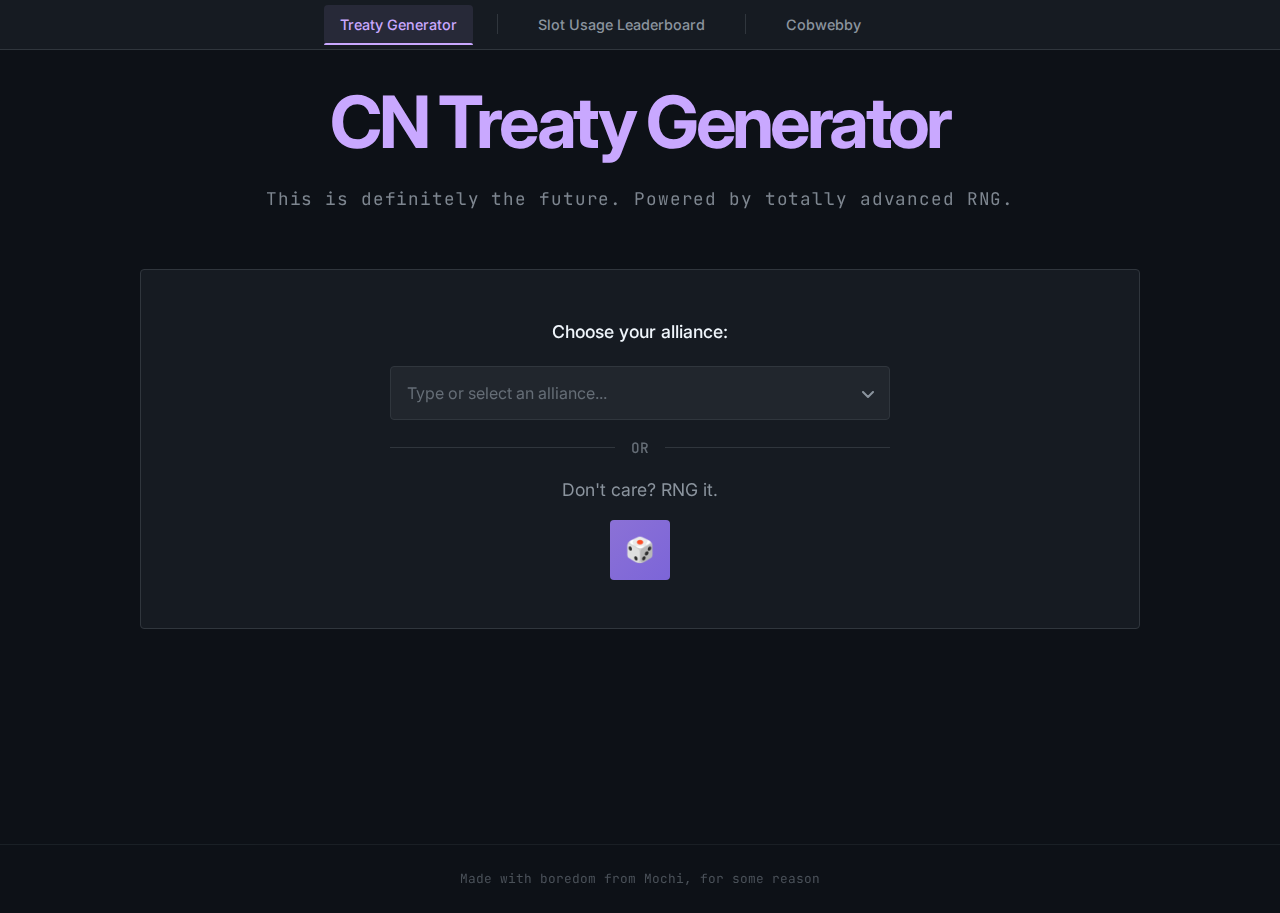
<file: index.html>
<!DOCTYPE html>
<html lang="en">
<head>
    <meta charset="UTF-8">
    <meta name="viewport" content="width=device-width, initial-scale=1.0">
    <title>CN Treaty Generator</title>
    <link rel="preconnect" href="https://fonts.googleapis.com">
    <link rel="preconnect" href="https://fonts.gstatic.com" crossorigin>
    <link href="https://fonts.googleapis.com/css2?family=Inter:wght@300;400;500;600;700&family=JetBrains+Mono:wght@400;500&display=swap" rel="stylesheet">
    <link rel="stylesheet" href="styles.css">
</head>
<body>
    <nav class="navbar">
        <div class="navbar-content">
            <a href="#" class="navbar-link active">Treaty Generator</a>
            <div class="navbar-divider"></div>
            <a href="aid/index.html" class="navbar-link">Slot Usage Leaderboard</a>
            <div class="navbar-divider"></div>
            <a href="cobwebby/index.html" class="navbar-link">Cobwebby</a>
        </div>
    </nav>
    
    <div class="container">
        <header class="header">
            <div class="title-wrapper">
                <h1 class="title">CN Treaty Generator</h1>
            </div>
            <div class="subtitle">This is definitely the future. Powered by totally advanced RNG.</div>
        </header>
        
        <main class="main-content">
            <div class="generator-section">
                <div class="alliance-selection-phase">
                    <div class="input-group">
                        <label class="input-label">Choose your alliance:</label>
                        <div class="custom-dropdown">
                            <div class="dropdown-input-wrapper">
                                <input type="text" class="alliance-input" placeholder="Type or select an alliance..." autocomplete="off">
                                <div class="dropdown-arrow">
                                    <svg width="12" height="8" viewBox="0 0 12 8" fill="none">
                                        <path d="M1 1L6 6L11 1" stroke="currentColor" stroke-width="2" stroke-linecap="round" stroke-linejoin="round"/>
                                    </svg>
                                </div>
                            </div>
                            <div class="dropdown-options">
                                <div class="dropdown-option" data-value="new-pacific-order">New Pacific Order</div>
                                <div class="dropdown-option" data-value="independent-republic-orange-nations">Independent Republic Of Orange Nations</div>
                                <div class="dropdown-option" data-value="the-legion">The Legion</div>
                                <div class="dropdown-option" data-value="knights-round-table">Knights Of The Round Table</div>
                                <div class="dropdown-option" data-value="claws">CLAWS</div>
                                <div class="dropdown-option" data-value="dark-templar">The Dark Templar</div>
                                <div class="dropdown-option" data-value="non-grata">Non Grata</div>
                                <div class="dropdown-option" data-value="new-polar-order">New Polar Order</div>
                                <div class="dropdown-option" data-value="gato">Global Alliance And Treaty Organization</div>
                                <div class="dropdown-option" data-value="freehold-wolves">Freehold of The Wolves</div>
                                <div class="dropdown-option" data-value="post-grunge-supergroup">Post Grunge Supergroup</div>
                                <div class="dropdown-option" data-value="nato">NATO</div>
                                <div class="dropdown-option" data-value="orange-defense-network">Orange Defense Network</div>
                                <div class="dropdown-option" data-value="argent">Argent</div>
                                <div class="dropdown-option" data-value="green-protection-agency">Green Protection Agency</div>
                                <div class="dropdown-option" data-value="viridian-entente">Viridian Entente</div>
                                <div class="dropdown-option" data-value="doombrella">Doombrella</div>
                                <div class="dropdown-option" data-value="doombird-doomcave">DOOMBIRD DOOMCAVE</div>
                                <div class="dropdown-option" data-value="doom-squad">Doom Squad</div>
                                <div class="dropdown-option" data-value="fark">Fark</div>
                                <div class="dropdown-option" data-value="christian-coalition-countries">Christian Coalition Of Countries</div>
                                <div class="dropdown-option" data-value="order-black-rose">The Order Of The Black Rose</div>
                                <div class="dropdown-option" data-value="nuclear-proliferation-league">Nuclear Proliferation League</div>
                                <div class="dropdown-option" data-value="sparta">Sparta</div>
                                <div class="dropdown-option" data-value="templar-knights">The Templar Knights</div>
                                <div class="dropdown-option" data-value="last-remnants">The Last Remnants</div>
                                <div class="dropdown-option" data-value="disciples-duckroll">Disciples of Duckroll</div>
                                <div class="dropdown-option" data-value="federation-armed-nations">Federation Of Armed Nations</div>
                                <div class="dropdown-option" data-value="coalition-royal-allied-powers">Coalition of Royal Allied Powers</div>
                                <div class="dropdown-option" data-value="prussian-empire">The Prussian Empire</div>
                                <div class="dropdown-option" data-value="mostly-harmless-alliance">Mostly Harmless Alliance</div>
                                <div class="dropdown-option" data-value="grand-lodge-freemasons">The Grand Lodge Of Freemasons</div>
                                <div class="dropdown-option" data-value="nordreich">Nordreich</div>
                                <div class="dropdown-option" data-value="old-guard">Old Guard</div>
                                <div class="dropdown-option" data-value="random-insanity-alliance">Random Insanity Alliance</div>
                                <div class="dropdown-option" data-value="agw-overlords">AGW Overlords</div>
                                <div class="dropdown-option" data-value="cobra">COBRA</div>
                                <div class="dropdown-option" data-value="world-task-force">World Task Force</div>
                                <div class="dropdown-option" data-value="gramlins">The Gramlins</div>
                                <div class="dropdown-option" data-value="wolves">The Wolves</div>
                                <div class="dropdown-option" data-value="united-purple-nations">United Purple Nations</div>
                                <div class="dropdown-option" data-value="pirates-parrot-order">Pirates Of The Parrot Order</div>
                                <div class="dropdown-option" data-value="wwf">WWF</div>
                                <div class="dropdown-option" data-value="we-are-perth-army">We Are Perth Army</div>
                                <div class="dropdown-option" data-value="union-communist-republics">Union Of Communist Republics</div>
                                <div class="dropdown-option" data-value="avalanche">Avalanche</div>
                                <div class="dropdown-option" data-value="chaos-brotherhood">The Chaos Brotherhood</div>
                                <div class="dropdown-option" data-value="new-sith-order">New Sith Order</div>
                                <div class="dropdown-option" data-value="phoenix-federation">The Phoenix Federation</div>
                                <div class="dropdown-option" data-value="veneris">Veneris</div>
                                <div class="dropdown-option" data-value="order-paradox">The Order Of The Paradox</div>
                                <div class="dropdown-option" data-value="madlads-union">Madlads Union</div>
                                <div class="dropdown-option" data-value="shangri-la">Shangri La</div>
                                <div class="dropdown-option" data-value="swash-plates-tail-rotors">Swash Plates And Tail Rotors</div>
                                <div class="dropdown-option" data-value="rnr">RnR</div>
                                <div class="dropdown-option" data-value="mongols">MONGOLS</div>
                                <div class="dropdown-option" data-value="catholic-reich">Catholic Reich</div>
                                <div class="dropdown-option" data-value="siberian-tiger-alliance">Siberian Tiger Alliance</div>
                                <div class="dropdown-option" data-value="united-equestria">United Equestria</div>
                                <div class="dropdown-option" data-value="interkosmos">Interkosmos</div>
                                <div class="dropdown-option" data-value="imperial-order">The Imperial Order</div>
                                <div class="dropdown-option" data-value="mushroom-kingdom">Mushroom Kingdom</div>
                                <div class="dropdown-option" data-value="libertarian-socialist-federation">Libertarian Socialist Federation</div>
                                <div class="dropdown-option" data-value="loss">LoSS</div>
                                <div class="dropdown-option" data-value="church-holy-platypus">Church of the Holy Platypus</div>
                                <div class="dropdown-option" data-value="alpha-omega">Alpha Omega</div>
                                <div class="dropdown-option" data-value="goldenrod-accords">Goldenrod Accords</div>
                                <div class="dropdown-option" data-value="boards-alliance-protectorate-states">Boards Alliance Of Protectorate States</div>
                                <div class="dropdown-option" data-value="moose">Moose</div>
                                <div class="dropdown-option" data-value="federation-buccaneers">Federation Of Buccaneers</div>
                                <div class="dropdown-option" data-value="north-atlantic-defense-coalition">North Atlantic Defense Coalition</div>
                                <div class="dropdown-option" data-value="imperial-entente">The Imperial Entente</div>
                                <div class="dropdown-option" data-value="wurst-alliance">Wurst Alliance</div>
                                <div class="dropdown-option" data-value="kaskus">Kaskus</div>
                                <div class="dropdown-option" data-value="alpha-wolves">Alpha Wolves</div>
                                <div class="dropdown-option" data-value="greater-confederacy">The Greater Confederacy</div>
                                <div class="dropdown-option" data-value="state-unified-nations">State Of Unified Nations</div>
                                <div class="dropdown-option" data-value="deathblow">Deathblow</div>
                                <div class="dropdown-option" data-value="mi6">MI6</div>
                                <div class="dropdown-option" data-value="valhalla">Valhalla</div>
                            </div>
                        </div>
                    </div>
                    
                    <div class="divider">
                        <span class="divider-text">OR</span>
                    </div>
                    
                    <div class="rng-section">
                        <p class="rng-text">Don't care? RNG it.</p>
                        <button class="rng-button">
                            <span class="dice-icon">🎲</span>
                        </button>
                    </div>
                </div>

                <div class="action-selection-phase" style="display: none;">
                    <div class="selected-alliance-info">
                        <span class="alliance-label">Selected Alliance:</span>
                        <span class="selected-alliance-name"></span>
                        <button class="change-alliance-btn">Change</button>
                    </div>
                    
                    <div class="action-buttons">
                        <button class="action-button treaty-button">
                            <span class="action-text">Treaty</span>
                        </button>
                        <button class="action-button war-button">
                            <span class="action-text">War</span>
                        </button>
                    </div>
                    
                    <div class="divider">
                        <span class="divider-text">OR</span>
                    </div>
                    
                    <div class="rng-section">
                        <p class="rng-text">Don't care? RNG it.</p>
                        <button class="rng-action-button">
                            <span class="dice-icon">🎲</span>
                        </button>
                    </div>
                </div>

                <div class="treaty-display-phase" style="display: none;">
                    <div class="treaty-header">
                        <button class="back-to-selection-btn">← Back to Selection</button>
                        <div class="treaty-type-label"></div>
                    </div>
                    
                    <div class="treaty-content">
                        <pre class="treaty-text"></pre>
                    </div>
                    
                    <div class="treaty-actions">
                        <button class="copy-treaty-btn">Copy Treaty</button>
                        <button class="regenerate-treaty-btn">🎲 Regenerate</button>
                    </div>
                </div>
            </div>
        </main>
    </div>
    
    <div class="grid-bg"></div>
    
    <div class="footer-credit">
        <span class="footer-default">Made with boredom from Mochi, for some reason</span>
        <span class="footer-easter-egg">Made with <span class="heart">❤️</span> by Mochi</span>
    </div>

    <script src="treaties.js"></script>
    <script src="war.js"></script>
    <script src="script.js"></script>
</body>
</html>
</file>
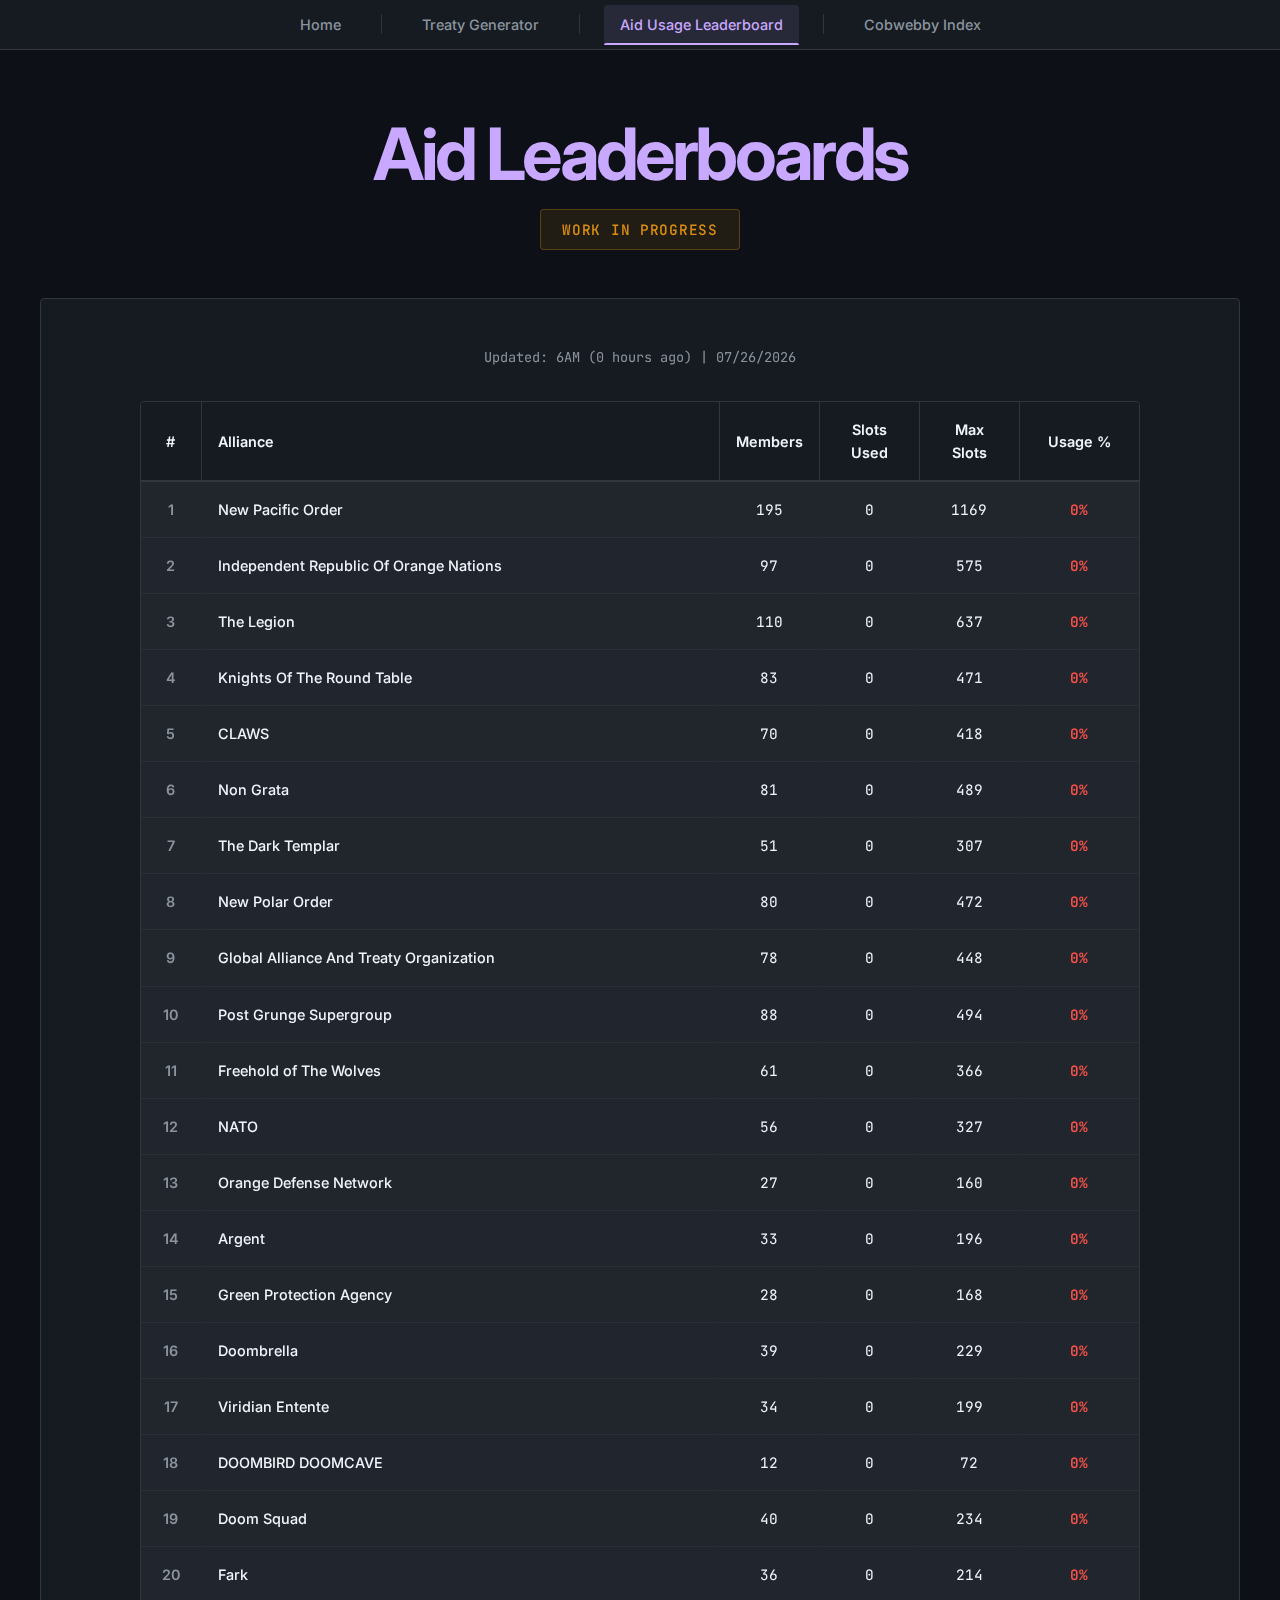
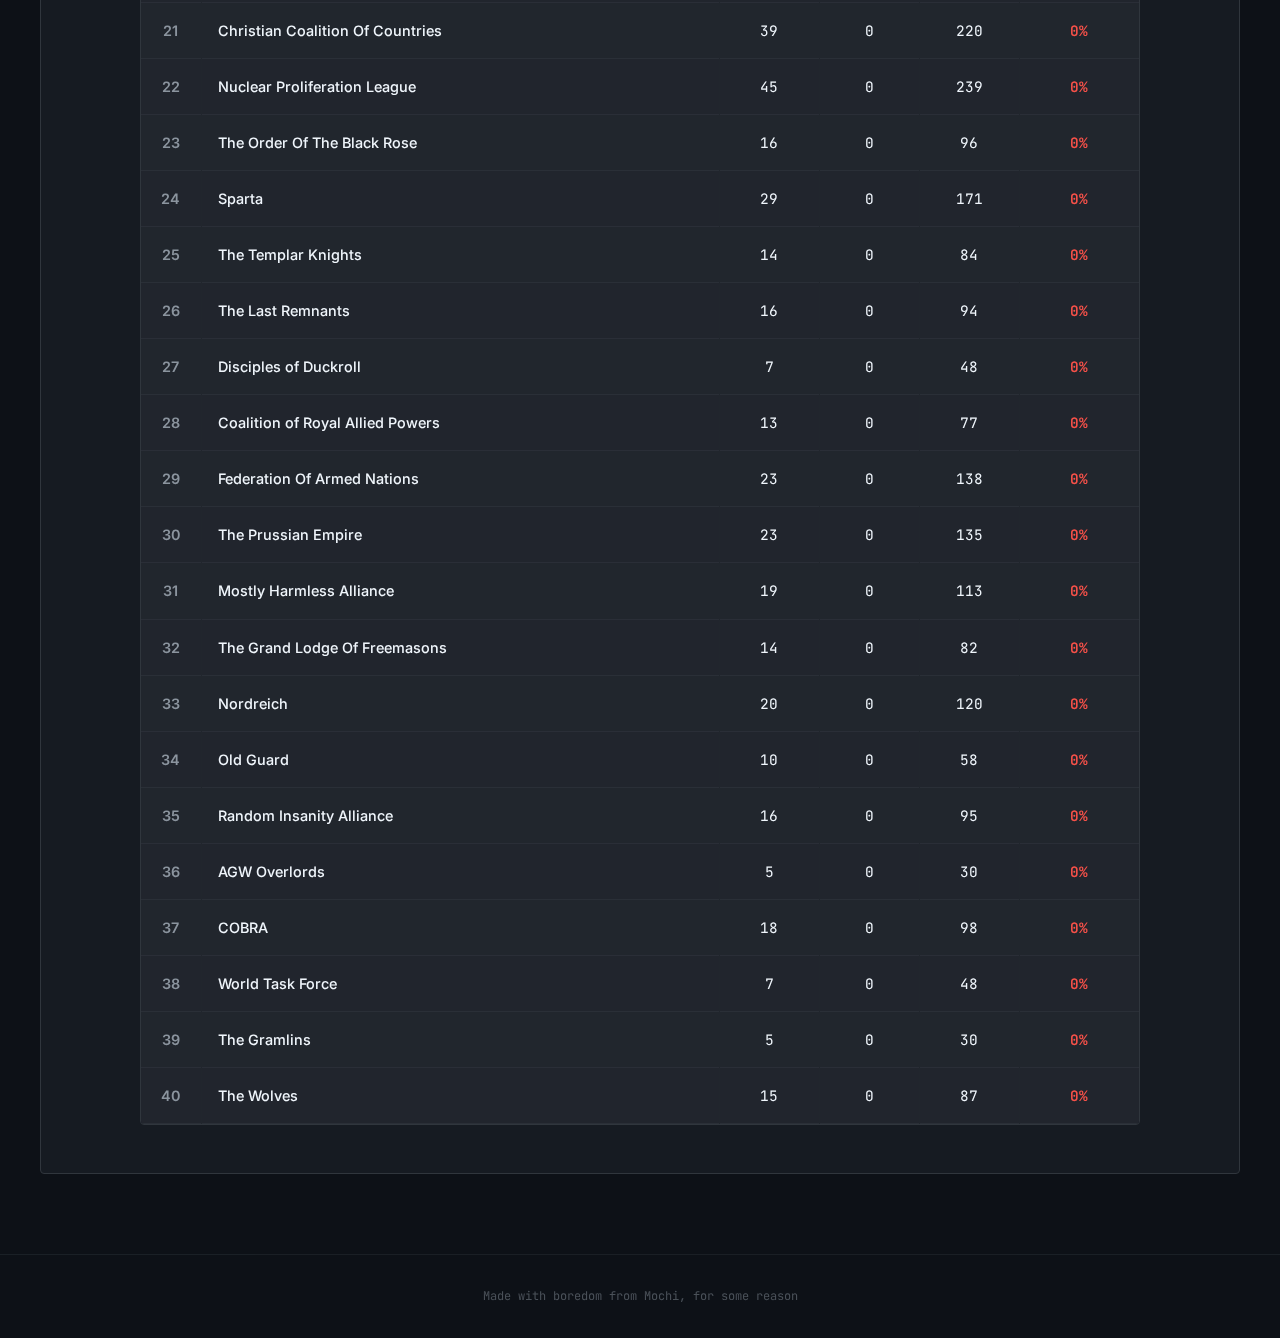
<file: aid/index.html>
<!DOCTYPE html>
<html lang="en">
<head>
    <meta charset="UTF-8">
    <meta name="viewport" content="width=device-width, initial-scale=1.0">
    <title>Slot Usage Leaderboard</title>
    <link rel="preconnect" href="https://fonts.googleapis.com">
    <link rel="preconnect" href="https://fonts.gstatic.com" crossorigin>
    <link href="https://fonts.googleapis.com/css2?family=Inter:wght@300;400;500;600;700&family=JetBrains+Mono:wght@400;500&display=swap" rel="stylesheet">
    <link rel="stylesheet" href="styles.css?v=20250107002">
</head>
<body>
    <nav class="navbar">
        <div class="navbar-content">
            <a href="../index.html" class="navbar-link">Home</a>
            <div class="navbar-divider"></div>
            <a href="../treaty/index.html" class="navbar-link">Treaty Generator</a>
            <div class="navbar-divider"></div>
            <a href="#" class="navbar-link active">Aid Usage Leaderboard</a>
            <div class="navbar-divider"></div>
            <a href="../cobwebby/index.html" class="navbar-link">Cobwebby Index</a>
        </div>
        <div class="navbar-scroll-indicator"></div>
    </nav>
    
    <div class="container">
        <header class="header-top">
            <div class="title-wrapper">
                <h1 class="title">Aid Leaderboards</h1>
                <p class="work-in-progress">Work in Progress</p>
            </div>
        </header>
        
        <main class="main-content">
            <div class="leaderboard-section">
                <div class="loading-state">
                    <p class="loading-text">Loading leaderboard data...</p>
                </div>
                
                <div class="leaderboard-table-container" style="display: none;">
                    <div class="leaderboard-controls">
                        <div class="last-updated"><span id="last-updated-time">--</span></div>
                    </div>
                    
                    <div class="leaderboard-table-wrapper">
                        <table class="leaderboard-table">
                            <thead>
                                <tr>
                                    <th>#</th>
                                    <th>Alliance</th>
                                    <th>Members</th>
                                    <th>Slots Used</th>
                                    <th>Max Slots</th>
                                    <th>Usage %</th>
                                </tr>
                            </thead>
                            <tbody id="leaderboard-tbody">
                            </tbody>
                        </table>
                    </div>
                </div>
                
                <div class="error-state" style="display: none;">
                    <p class="error-text">Error loading data</p>
                    <p class="error-subtitle">Please try refreshing the page</p>
                </div>
            </div>
        </main>
    </div>
    
    <div class="grid-bg"></div>
    
    <div class="footer-credit">
        <span class="footer-default">Made with boredom from Mochi, for some reason</span>
        <span class="footer-easter-egg">Made with <span class="heart">❤️</span> by Mochi</span>
    </div>

    <script src="script.js"></script>
</body>
</html>
</file>
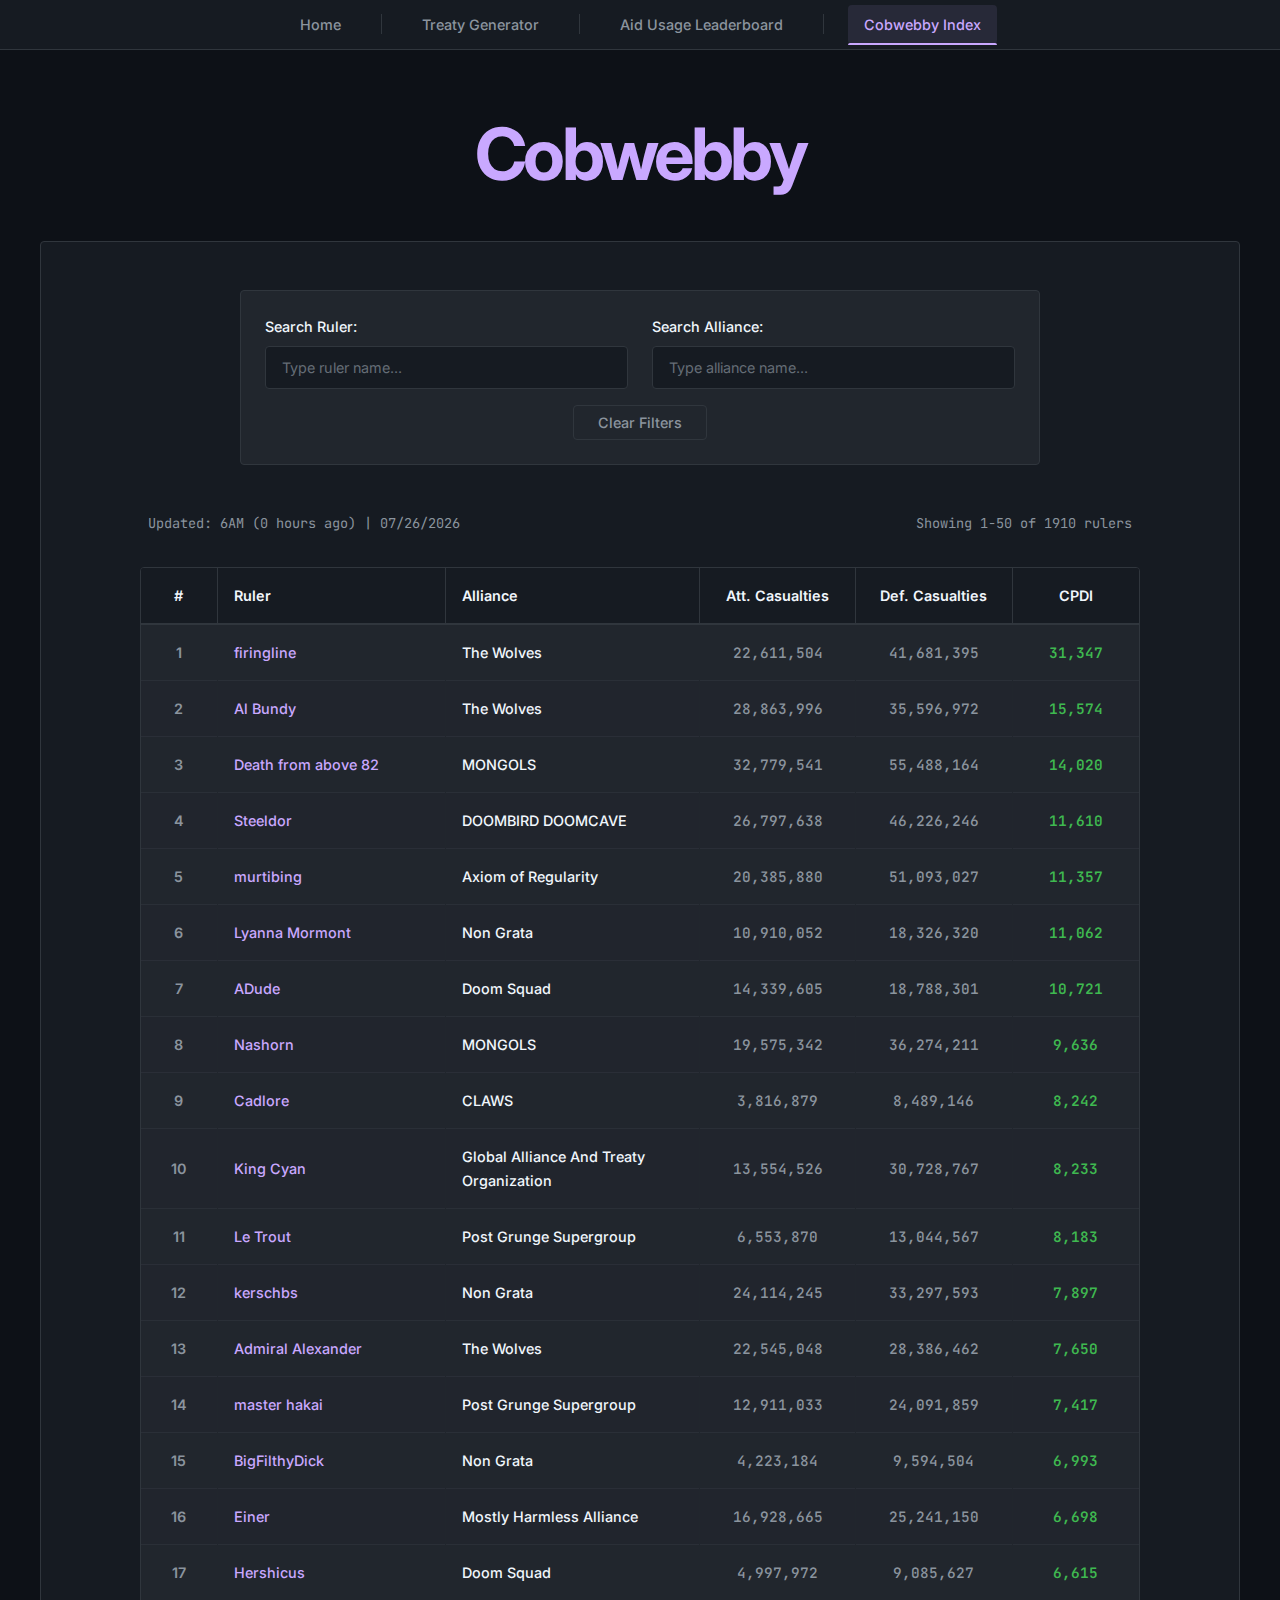
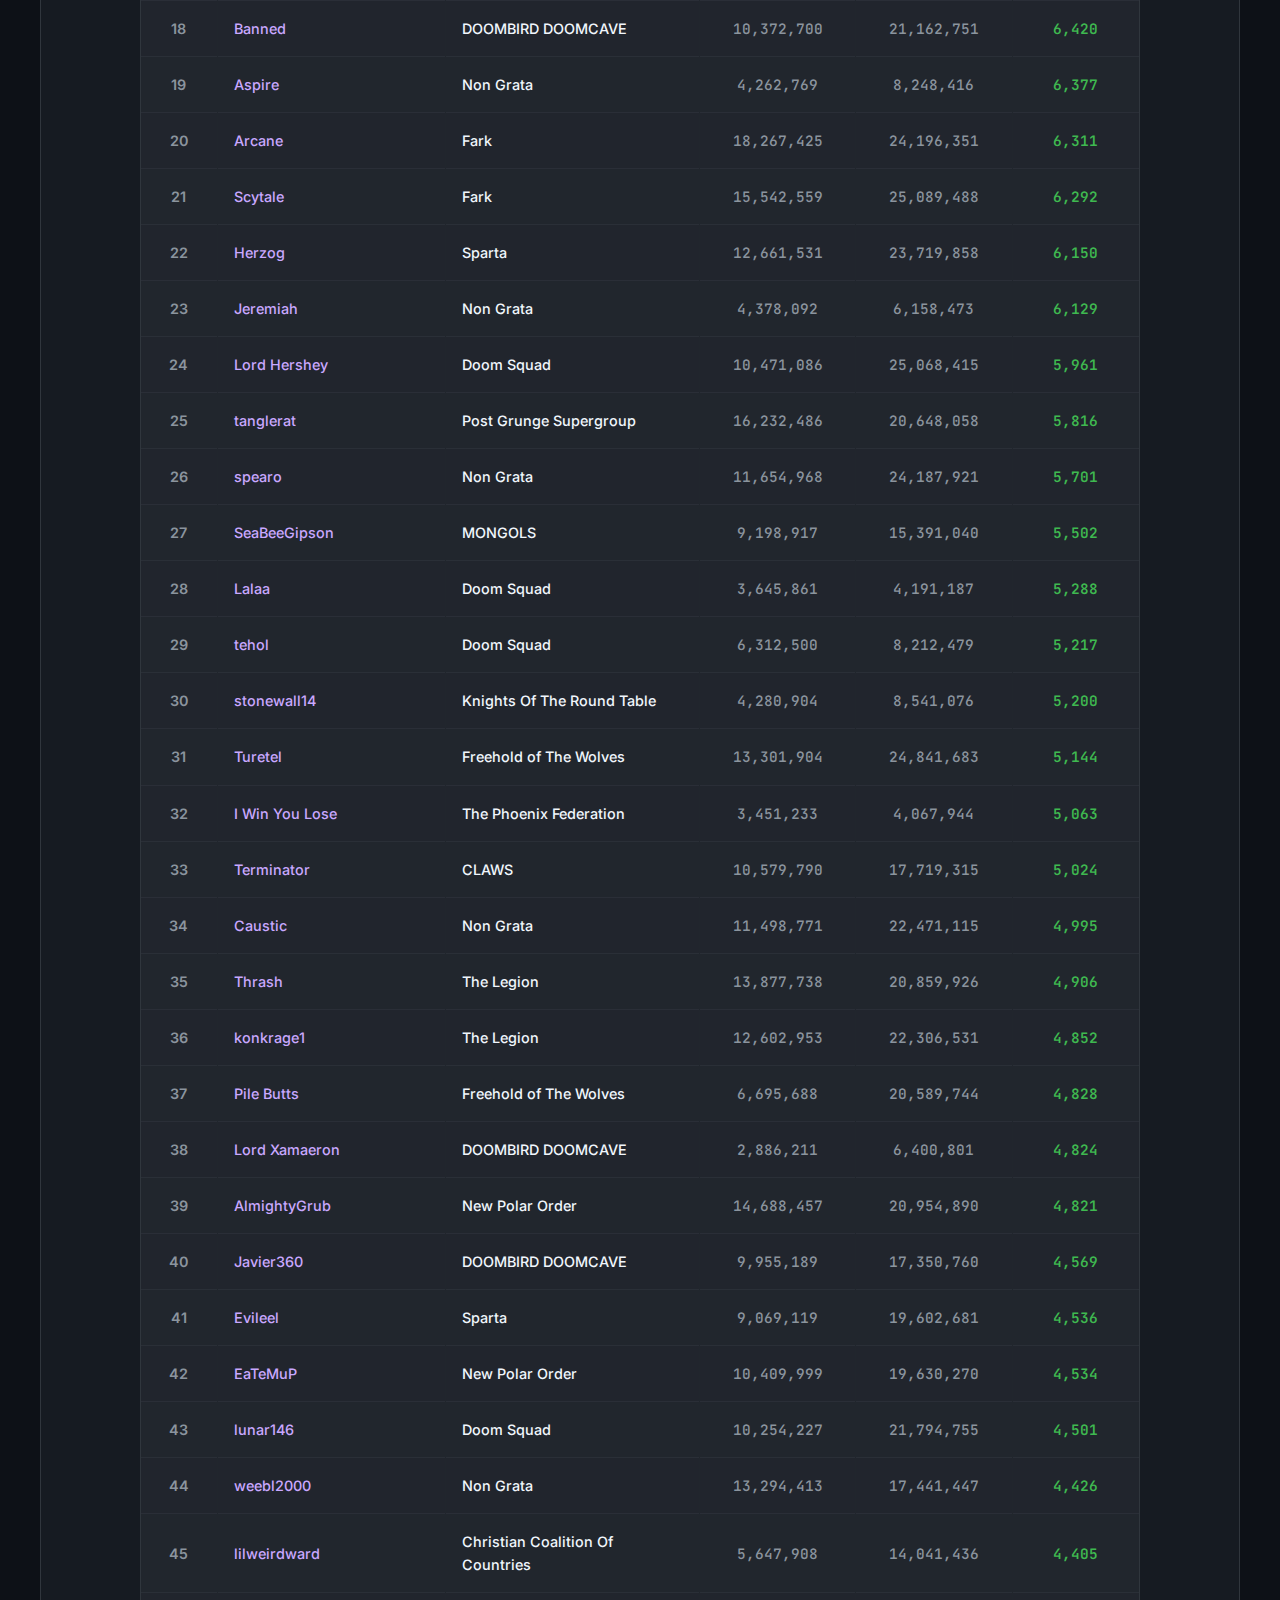
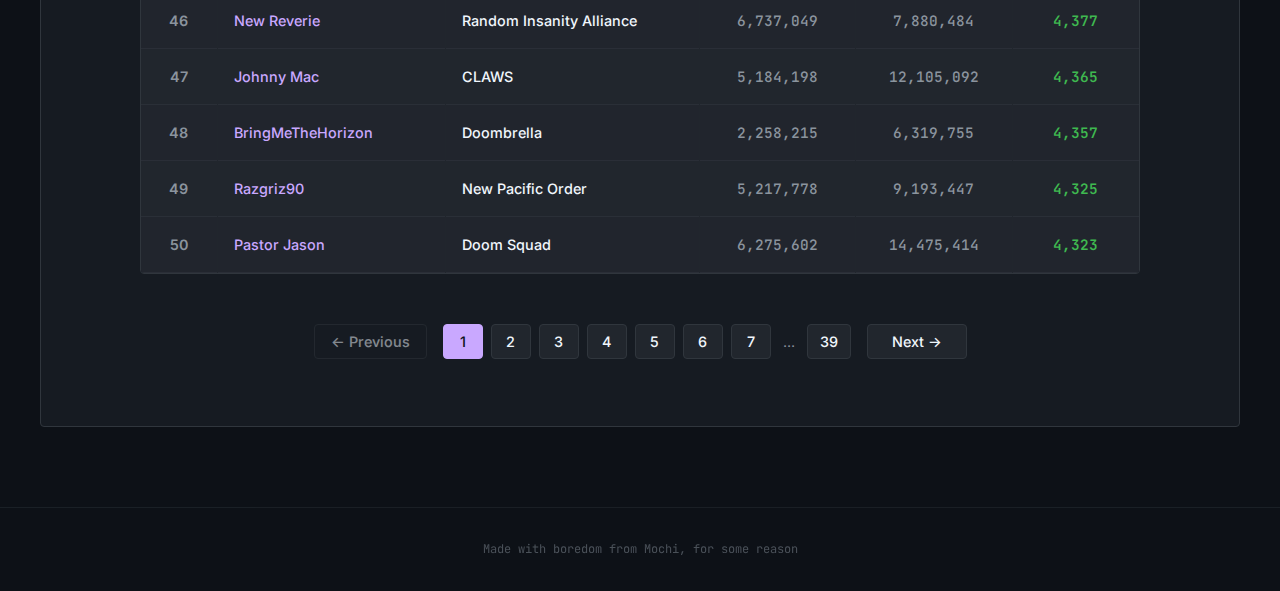
<file: cobwebby/index.html>
<!DOCTYPE html>
<html lang="en">
<head>
    <meta charset="UTF-8">
    <meta name="viewport" content="width=device-width, initial-scale=1.0">
    <title>Cobwebby Index</title>
    <link rel="preconnect" href="https://fonts.googleapis.com">
    <link rel="preconnect" href="https://fonts.gstatic.com" crossorigin>
    <link href="https://fonts.googleapis.com/css2?family=Inter:wght@300;400;500;600;700&family=JetBrains+Mono:wght@400;500&display=swap" rel="stylesheet">
    <link rel="stylesheet" href="styles.css?v=20250107001">
</head>
<body>
    <nav class="navbar">
        <div class="navbar-content">
            <a href="../index.html" class="navbar-link">Home</a>
            <div class="navbar-divider"></div>
            <a href="../treaty/index.html" class="navbar-link">Treaty Generator</a>
            <div class="navbar-divider"></div>
            <a href="../aid/index.html" class="navbar-link">Aid Usage Leaderboard</a>
            <div class="navbar-divider"></div>
            <a href="#" class="navbar-link active">Cobwebby Index</a>
        </div>
        <div class="navbar-scroll-indicator"></div>
    </nav>
    
    <div class="container">
        <header class="header-top">
            <div class="title-wrapper">
                <h1 class="title">Cobwebby</h1>
            </div>
        </header>
        
        <main class="main-content">
            <div class="leaderboard-section">
                <div class="search-controls" style="display: none;">
                    <div class="search-inputs">
                        <div class="search-group">
                            <label for="ruler-search" class="search-label">Search Ruler:</label>
                            <input type="text" id="ruler-search" class="search-input" placeholder="Type ruler name..." autocomplete="off">
                        </div>
                        <div class="search-group">
                            <label for="alliance-search" class="search-label">Search Alliance:</label>
                            <input type="text" id="alliance-search" class="search-input" placeholder="Type alliance name..." autocomplete="off">
                        </div>
                    </div>
                    <button id="clear-search" class="clear-search-btn">Clear Filters</button>
                </div>
                
                <div class="loading-state">
                    <p class="loading-text">Loading cobwebby data...</p>
                </div>
                
                <div class="leaderboard-table-container" style="display: none;">
                    <div class="leaderboard-controls">
                        <div class="last-updated"><span id="last-updated-time">--</span></div>
                        <div class="pagination-info">
                            <span id="pagination-info">--</span>
                        </div>
                    </div>
                    
                    <div class="leaderboard-table-wrapper">
                        <table class="leaderboard-table">
                            <thead>
                                <tr>
                                    <th>#</th>
                                    <th>Ruler</th>
                                    <th>Alliance</th>
                                    <th>Att. Casualties</th>
                                    <th>Def. Casualties</th>
                                    <th>CPDI</th>
                                </tr>
                            </thead>
                            <tbody id="leaderboard-tbody">
                            </tbody>
                        </table>
                    </div>
                    
                    <div class="pagination-controls">
                        <button id="prev-page" class="pagination-btn">← Previous</button>
                        <div class="page-numbers" id="page-numbers"></div>
                        <button id="next-page" class="pagination-btn">Next →</button>
                    </div>
                </div>
                
                <div class="error-state" style="display: none;">
                    <p class="error-text">Error loading data for some reason.</p>
                    <p class="error-subtitle">Please try refreshing the page? Who knows.</p>
                </div>
            </div>
        </main>
    </div>
    
    <div class="grid-bg"></div>
    
    <div class="footer-credit">
        <span class="footer-default">Made with boredom from Mochi, for some reason</span>
        <span class="footer-easter-egg">Made with <span class="heart">❤️</span> by Mochi</span>
    </div>

    <script src="script.js"></script>
</body>
</html>
</file>
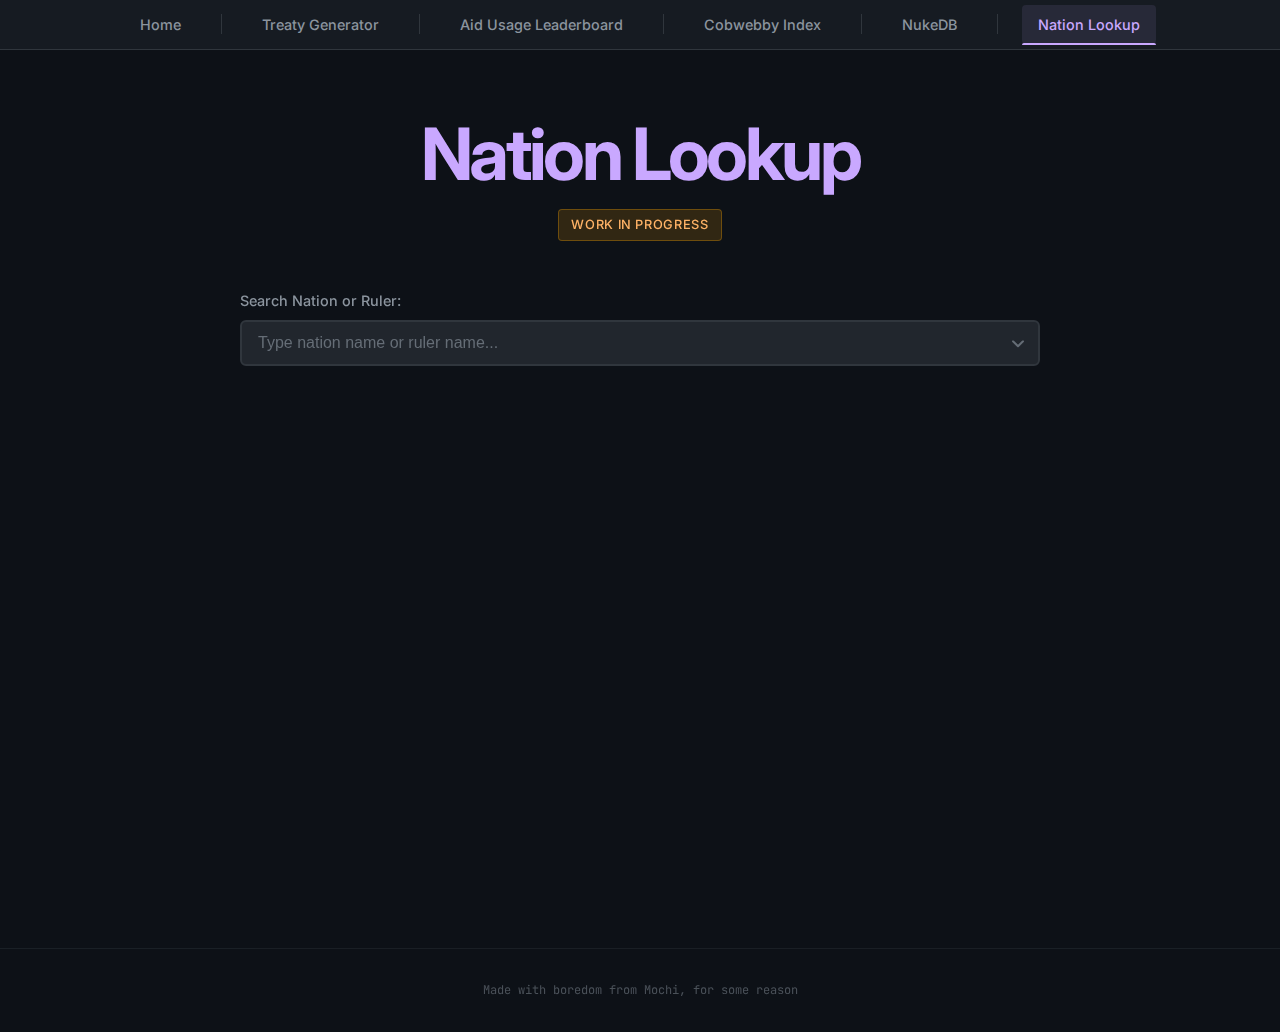
<file: nations/index.html>
<!DOCTYPE html>
<html lang="en">
<head>
    <meta charset="UTF-8">
    <meta name="viewport" content="width=device-width, initial-scale=1.0">
    <title>Nation Lookup</title>
    <link rel="preconnect" href="https://fonts.googleapis.com">
    <link rel="preconnect" href="https://fonts.gstatic.com" crossorigin>
    <link href="https://fonts.googleapis.com/css2?family=Inter:wght@300;400;500;600;700&family=JetBrains+Mono:wght@400;500&display=swap" rel="stylesheet">
    <link rel="stylesheet" href="styles.css?v=20250107001">
</head>
<body>
    <nav class="navbar">
        <div class="navbar-content">
            <a href="../index.html" class="navbar-link">Home</a>
            <div class="navbar-divider"></div>
            <a href="../treaty/index.html" class="navbar-link">Treaty Generator</a>
            <div class="navbar-divider"></div>
            <a href="../aid/index.html" class="navbar-link">Aid Usage Leaderboard</a>
            <div class="navbar-divider"></div>
            <a href="../cobwebby/index.html" class="navbar-link">Cobwebby Index</a>
            <div class="navbar-divider"></div>
            <a href="../nuclear/index.html" class="navbar-link">NukeDB</a>
            <div class="navbar-divider"></div>
            <a href="#" class="navbar-link active">Nation Lookup</a>
        </div>
        <div class="navbar-scroll-indicator"></div>
    </nav>
    
    <div class="container">
        <header class="header-top">
            <div class="title-wrapper">
                <h1 class="title">Nation Lookup</h1>
                <div class="wip-tag">Work In Progress</div>
            </div>
        </header>
        
        <main class="main-content">
            <div class="lookup-section">
                <div class="search-container">
                    <div class="search-group">
                        <label for="nation-search" class="search-label">Search Nation or Ruler:</label>
                        <div class="custom-dropdown">
                            <div class="dropdown-input-wrapper">
                                <input type="text" id="nation-search" class="search-input" placeholder="Type nation name or ruler name..." autocomplete="off">
                                <div class="dropdown-arrow">
                                    <svg width="12" height="8" viewBox="0 0 12 8" fill="none">
                                        <path d="M1 1L6 6L11 1" stroke="currentColor" stroke-width="2" stroke-linecap="round" stroke-linejoin="round"/>
                                    </svg>
                                </div>
                            </div>
                            <div class="dropdown-options" id="dropdown-options">
                            </div>
                        </div>
                    </div>
                </div>
                
                <div class="loading-state" style="display: none;">
                    <p class="loading-text">Looking up nation data...</p>
                </div>
                
                <div class="nation-results" id="nation-results" style="display: none;">
                    <div class="nation-card">
                        <div class="nation-header">
                            <h2 class="nation-name" id="nation-name">--</h2>
                            <div class="nation-ruler" id="nation-ruler">Ruler: --</div>
                        </div>
                        <div class="nation-details">
                            <div class="detail-section">
                                <h3 class="section-title">Nation Stats</h3>
                                <div class="detail-row">
                                    <span class="detail-label">NS:</span>
                                    <span class="detail-value" id="nation-strength">--</span>
                                </div>
                                <div class="detail-row">
                                    <span class="detail-label">Infrastructure:</span>
                                    <span class="detail-value" id="nation-infrastructure">--</span>
                                </div>
                                <div class="detail-row">
                                    <span class="detail-label">Technology:</span>
                                    <span class="detail-value" id="nation-technology">--</span>
                                </div>
                                <div class="detail-row">
                                    <span class="detail-label">Last Active:</span>
                                    <span class="detail-value" id="nation-last-active">--</span>
                                </div>
                            </div>
                            
                            <div class="detail-section">
                                <h3 class="section-title">Military</h3>
                                <div class="detail-row">
                                    <span class="detail-label">DEFCON:</span>
                                    <span class="detail-value" id="nation-defcon">--</span>
                                </div>
                                <div class="detail-row">
                                    <span class="detail-label">Base Soldiers:</span>
                                    <span class="detail-value" id="nation-soldiers">--</span>
                                </div>
                                <div class="detail-row">
                                    <span class="detail-label">Tanks:</span>
                                    <span class="detail-value" id="nation-tanks">--</span>
                                </div>
                                <div class="detail-row">
                                    <span class="detail-label">Nukes:</span>
                                    <span class="detail-value" id="nation-nukes">--</span>
                                </div>
                            </div>
                            
                            <div class="detail-section">
                                <h3 class="section-title">Casualties</h3>
                                <div class="detail-row">
                                    <span class="detail-label">Attacking Casualties:</span>
                                    <span class="detail-value" id="nation-attacking-casualties">--</span>
                                </div>
                                <div class="detail-row">
                                    <span class="detail-label">Defensive Casualties:</span>
                                    <span class="detail-value" id="nation-defensive-casualties">--</span>
                                </div>
                                <div class="detail-row">
                                    <span class="detail-label">Total Casualties:</span>
                                    <span class="detail-value" id="nation-total-casualties">--</span>
                                </div>
                                <div class="detail-row">
                                    <span class="detail-label">CPDI:</span>
                                    <span class="detail-value" id="nation-cpdi">--</span>
                                </div>
                            </div>
                            
                            <div class="detail-section">
                                <h3 class="section-title">Foreign Aid</h3>
                                <div id="nation-aid-deals" class="aid-deals-container">
                                    <p class="no-deals">No active aid deals</p>
                                </div>
                            </div>
                        </div>
                    </div>
                </div>
                
                <div class="error-state" id="error-state" style="display: none;">
                    <p class="error-text">Nation not found</p>
                    <p class="error-subtitle">Please check the spelling and try again</p>
                </div>
            </div>
        </main>
    </div>
    
    <div class="grid-bg"></div>
    
    <div class="footer-credit">
        <span class="footer-default">Made with boredom from Mochi, for some reason</span>
        <span class="footer-easter-egg">Made with <span class="heart">❤️</span> by Mochi</span>
    </div>

    <script src="script.js?v=20250107001"></script>
</body>
</html>
</file>
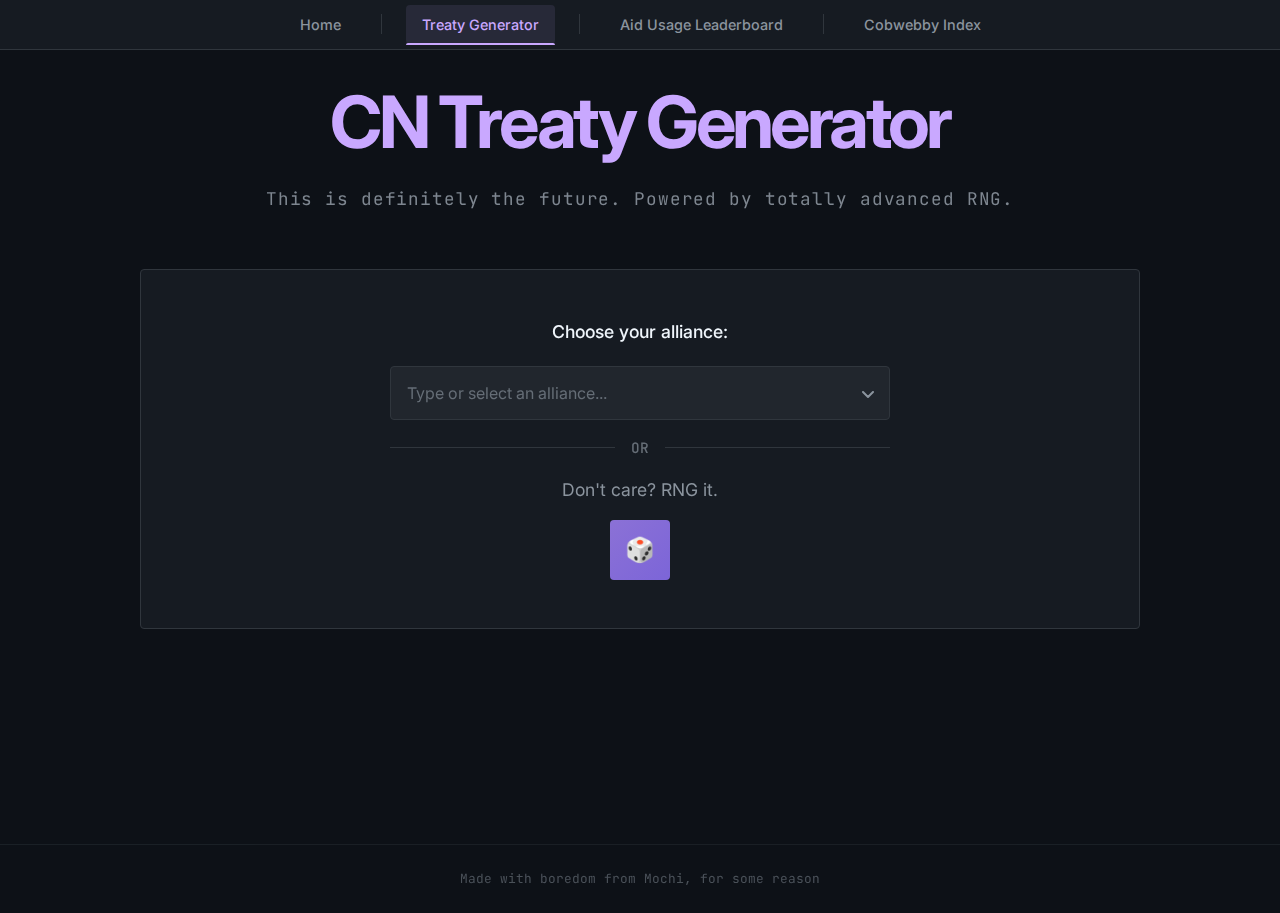
<file: treaty/index.html>
<!DOCTYPE html>
<html lang="en">
<head>
    <meta charset="UTF-8">
    <meta name="viewport" content="width=device-width, initial-scale=1.0">
    <title>CN Treaty Generator</title>
    <link rel="preconnect" href="https://fonts.googleapis.com">
    <link rel="preconnect" href="https://fonts.gstatic.com" crossorigin>
    <link href="https://fonts.googleapis.com/css2?family=Inter:wght@300;400;500;600;700&family=JetBrains+Mono:wght@400;500&display=swap" rel="stylesheet">
    <link rel="stylesheet" href="styles.css?v=20250107003">
</head>
<body>
    <nav class="navbar">
        <div class="navbar-content">
            <a href="../index.html" class="navbar-link">Home</a>
            <div class="navbar-divider"></div>
            <a href="#" class="navbar-link active">Treaty Generator</a>
            <div class="navbar-divider"></div>
            <a href="../aid/index.html" class="navbar-link">Aid Usage Leaderboard</a>
            <div class="navbar-divider"></div>
            <a href="../cobwebby/index.html" class="navbar-link">Cobwebby Index</a>
        </div>
        <div class="navbar-scroll-indicator"></div>
    </nav>
    
    <div class="container">
        <header class="header">
            <div class="title-wrapper">
                <h1 class="title">CN Treaty Generator</h1>
            </div>
            <div class="subtitle">This is definitely the future. Powered by totally advanced RNG.</div>
        </header>
        
        <main class="main-content">
            <div class="generator-section">
                <div class="alliance-selection-phase">
                    <div class="input-group">
                        <label class="input-label">Choose your alliance:</label>
                        <div class="custom-dropdown">
                            <div class="dropdown-input-wrapper">
                                <input type="text" class="alliance-input" placeholder="Type or select an alliance..." autocomplete="off">
                                <div class="dropdown-arrow">
                                    <svg width="12" height="8" viewBox="0 0 12 8" fill="none">
                                        <path d="M1 1L6 6L11 1" stroke="currentColor" stroke-width="2" stroke-linecap="round" stroke-linejoin="round"/>
                                    </svg>
                                </div>
                            </div>
                            <div class="dropdown-options">
                                <div class="dropdown-option" data-value="new-pacific-order">New Pacific Order</div>
                                <div class="dropdown-option" data-value="independent-republic-orange-nations">Independent Republic Of Orange Nations</div>
                                <div class="dropdown-option" data-value="the-legion">The Legion</div>
                                <div class="dropdown-option" data-value="knights-round-table">Knights Of The Round Table</div>
                                <div class="dropdown-option" data-value="claws">CLAWS</div>
                                <div class="dropdown-option" data-value="dark-templar">The Dark Templar</div>
                                <div class="dropdown-option" data-value="non-grata">Non Grata</div>
                                <div class="dropdown-option" data-value="new-polar-order">New Polar Order</div>
                                <div class="dropdown-option" data-value="gato">Global Alliance And Treaty Organization</div>
                                <div class="dropdown-option" data-value="freehold-wolves">Freehold of The Wolves</div>
                                <div class="dropdown-option" data-value="post-grunge-supergroup">Post Grunge Supergroup</div>
                                <div class="dropdown-option" data-value="nato">NATO</div>
                                <div class="dropdown-option" data-value="orange-defense-network">Orange Defense Network</div>
                                <div class="dropdown-option" data-value="argent">Argent</div>
                                <div class="dropdown-option" data-value="green-protection-agency">Green Protection Agency</div>
                                <div class="dropdown-option" data-value="viridian-entente">Viridian Entente</div>
                                <div class="dropdown-option" data-value="doombrella">Doombrella</div>
                                <div class="dropdown-option" data-value="doombird-doomcave">DOOMBIRD DOOMCAVE</div>
                                <div class="dropdown-option" data-value="doom-squad">Doom Squad</div>
                                <div class="dropdown-option" data-value="fark">Fark</div>
                                <div class="dropdown-option" data-value="christian-coalition-countries">Christian Coalition Of Countries</div>
                                <div class="dropdown-option" data-value="order-black-rose">The Order Of The Black Rose</div>
                                <div class="dropdown-option" data-value="nuclear-proliferation-league">Nuclear Proliferation League</div>
                                <div class="dropdown-option" data-value="sparta">Sparta</div>
                                <div class="dropdown-option" data-value="templar-knights">The Templar Knights</div>
                                <div class="dropdown-option" data-value="last-remnants">The Last Remnants</div>
                                <div class="dropdown-option" data-value="disciples-duckroll">Disciples of Duckroll</div>
                                <div class="dropdown-option" data-value="federation-armed-nations">Federation Of Armed Nations</div>
                                <div class="dropdown-option" data-value="coalition-royal-allied-powers">Coalition of Royal Allied Powers</div>
                                <div class="dropdown-option" data-value="prussian-empire">The Prussian Empire</div>
                                <div class="dropdown-option" data-value="mostly-harmless-alliance">Mostly Harmless Alliance</div>
                                <div class="dropdown-option" data-value="grand-lodge-freemasons">The Grand Lodge Of Freemasons</div>
                                <div class="dropdown-option" data-value="nordreich">Nordreich</div>
                                <div class="dropdown-option" data-value="old-guard">Old Guard</div>
                                <div class="dropdown-option" data-value="random-insanity-alliance">Random Insanity Alliance</div>
                                <div class="dropdown-option" data-value="agw-overlords">AGW Overlords</div>
                                <div class="dropdown-option" data-value="cobra">COBRA</div>
                                <div class="dropdown-option" data-value="world-task-force">World Task Force</div>
                                <div class="dropdown-option" data-value="gramlins">The Gramlins</div>
                                <div class="dropdown-option" data-value="wolves">The Wolves</div>
                                <div class="dropdown-option" data-value="united-purple-nations">United Purple Nations</div>
                                <div class="dropdown-option" data-value="pirates-parrot-order">Pirates Of The Parrot Order</div>
                                <div class="dropdown-option" data-value="wwf">WWF</div>
                                <div class="dropdown-option" data-value="we-are-perth-army">We Are Perth Army</div>
                                <div class="dropdown-option" data-value="union-communist-republics">Union Of Communist Republics</div>
                                <div class="dropdown-option" data-value="avalanche">Avalanche</div>
                                <div class="dropdown-option" data-value="chaos-brotherhood">The Chaos Brotherhood</div>
                                <div class="dropdown-option" data-value="new-sith-order">New Sith Order</div>
                                <div class="dropdown-option" data-value="phoenix-federation">The Phoenix Federation</div>
                                <div class="dropdown-option" data-value="veneris">Veneris</div>
                                <div class="dropdown-option" data-value="order-paradox">The Order Of The Paradox</div>
                                <div class="dropdown-option" data-value="madlads-union">Madlads Union</div>
                                <div class="dropdown-option" data-value="shangri-la">Shangri La</div>
                                <div class="dropdown-option" data-value="swash-plates-tail-rotors">Swash Plates And Tail Rotors</div>
                                <div class="dropdown-option" data-value="rnr">RnR</div>
                                <div class="dropdown-option" data-value="mongols">MONGOLS</div>
                                <div class="dropdown-option" data-value="catholic-reich">Catholic Reich</div>
                                <div class="dropdown-option" data-value="siberian-tiger-alliance">Siberian Tiger Alliance</div>
                                <div class="dropdown-option" data-value="united-equestria">United Equestria</div>
                                <div class="dropdown-option" data-value="interkosmos">Interkosmos</div>
                                <div class="dropdown-option" data-value="imperial-order">The Imperial Order</div>
                                <div class="dropdown-option" data-value="mushroom-kingdom">Mushroom Kingdom</div>
                                <div class="dropdown-option" data-value="libertarian-socialist-federation">Libertarian Socialist Federation</div>
                                <div class="dropdown-option" data-value="loss">LoSS</div>
                                <div class="dropdown-option" data-value="church-holy-platypus">Church of the Holy Platypus</div>
                                <div class="dropdown-option" data-value="alpha-omega">Alpha Omega</div>
                                <div class="dropdown-option" data-value="goldenrod-accords">Goldenrod Accords</div>
                                <div class="dropdown-option" data-value="boards-alliance-protectorate-states">Boards Alliance Of Protectorate States</div>
                                <div class="dropdown-option" data-value="moose">Moose</div>
                                <div class="dropdown-option" data-value="federation-buccaneers">Federation Of Buccaneers</div>
                                <div class="dropdown-option" data-value="north-atlantic-defense-coalition">North Atlantic Defense Coalition</div>
                                <div class="dropdown-option" data-value="imperial-entente">The Imperial Entente</div>
                                <div class="dropdown-option" data-value="wurst-alliance">Wurst Alliance</div>
                                <div class="dropdown-option" data-value="kaskus">Kaskus</div>
                                <div class="dropdown-option" data-value="alpha-wolves">Alpha Wolves</div>
                                <div class="dropdown-option" data-value="greater-confederacy">The Greater Confederacy</div>
                                <div class="dropdown-option" data-value="state-unified-nations">State Of Unified Nations</div>
                                <div class="dropdown-option" data-value="deathblow">Deathblow</div>
                                <div class="dropdown-option" data-value="mi6">MI6</div>
                                <div class="dropdown-option" data-value="valhalla">Valhalla</div>
                            </div>
                        </div>
                    </div>
                    
                    <div class="divider">
                        <span class="divider-text">OR</span>
                    </div>
                    
                    <div class="rng-section">
                        <p class="rng-text">Don't care? RNG it.</p>
                        <button class="rng-button">
                            <span class="dice-icon">🎲</span>
                        </button>
                    </div>
                </div>

                <div class="action-selection-phase" style="display: none;">
                    <div class="selected-alliance-info">
                        <span class="alliance-label">Selected Alliance:</span>
                        <span class="selected-alliance-name"></span>
                        <button class="change-alliance-btn">Change</button>
                    </div>
                    
                    <div class="action-buttons">
                        <button class="action-button treaty-button">
                            <span class="action-text">Treaty</span>
                        </button>
                        <button class="action-button war-button">
                            <span class="action-text">War</span>
                        </button>
                    </div>
                    
                    <div class="divider">
                        <span class="divider-text">OR</span>
                    </div>
                    
                    <div class="rng-section">
                        <p class="rng-text">Don't care? RNG it.</p>
                        <button class="rng-action-button">
                            <span class="dice-icon">🎲</span>
                        </button>
                    </div>
                </div>

                <div class="treaty-display-phase" style="display: none;">
                    <div class="treaty-header">
                        <button class="back-to-selection-btn">← Back to Selection</button>
                        <div class="treaty-type-label"></div>
                    </div>
                    
                    <div class="treaty-content">
                        <pre class="treaty-text"></pre>
                    </div>
                    
                    <div class="treaty-actions">
                        <button class="copy-treaty-btn">Copy Treaty</button>
                        <button class="regenerate-treaty-btn">🎲 Regenerate</button>
                    </div>
                </div>
            </div>
        </main>
    </div>
    
    <div class="grid-bg"></div>
    
    <div class="footer-credit">
        <span class="footer-default">Made with boredom from Mochi, for some reason</span>
        <span class="footer-easter-egg">Made with <span class="heart">❤️</span> by Mochi</span>
    </div>

    <script src="treaties.js"></script>
    <script src="war.js"></script>
    <script src="script.js"></script>
</body>
</html>
</file>
<file: styles.css>
* {
    margin: 0;
    padding: 0;
    box-sizing: border-box;
}

:root {
    --bg-primary: #0d1117;
    --bg-secondary: #161b22;
    --bg-tertiary: #21262d;
    --text-primary: #f0f6fc;
    --text-secondary: #8b949e;
    --text-muted: #656d76;
    --accent-blue: #58a6ff;
    --accent-purple: #a5a5ff;
    --accent-green: #3fb950;
    --border-default: #30363d;
    --border-muted: #21262d;
    --shadow-default: 0 8px 24px rgba(0, 0, 0, 0.3);
    --shadow-strong: 0 16px 48px rgba(0, 0, 0, 0.4);
}

body {
    font-family: 'Inter', -apple-system, BlinkMacSystemFont, 'Segoe UI', sans-serif;
    background: var(--bg-primary);
    color: var(--text-primary);
    min-height: 100vh;
    line-height: 1.6;
    overflow-x: hidden;
    position: relative;
}

.navbar {
    position: fixed;
    top: 0;
    left: 0;
    right: 0;
    z-index: 1000;
    background: var(--bg-secondary);
    border-bottom: 1px solid var(--border-default);
    backdrop-filter: blur(10px);
    -webkit-backdrop-filter: blur(10px);
    height: 50px;
    display: flex;
    align-items: center;
    overflow-x: auto;
    scroll-behavior: smooth;
    -webkit-overflow-scrolling: touch;
}

.navbar::-webkit-scrollbar {
    display: none;
}

.navbar {
    -ms-overflow-style: none;
    scrollbar-width: none;
}

.navbar-content {
    display: flex;
    align-items: center;
    justify-content: center;
    gap: 1.5rem;
    max-width: 1200px;
    width: 100%;
    min-width: max-content;
    padding: 0 2rem;
    flex-shrink: 0;
}

.navbar-link {
    font-family: 'Inter', sans-serif;
    font-size: 0.9rem;
    font-weight: 500;
    color: var(--text-secondary);
    text-decoration: none;
    padding: 0.5rem 1rem;
    border-radius: 4px;
    transition: all 0.3s ease;
    position: relative;
    white-space: nowrap;
}

.navbar-link:hover {
    color: var(--text-primary);
    background: var(--bg-tertiary);
}

.navbar-link.active {
    color: #c9a8ff;
    background: rgba(201, 168, 255, 0.1);
}

.navbar-link.active::after {
    content: '';
    position: absolute;
    bottom: -1px;
    left: 0;
    right: 0;
    height: 2px;
    background: #c9a8ff;
    border-radius: 2px 2px 0 0;
}

.navbar-divider {
    width: 1px;
    height: 20px;
    background: var(--border-default);
    flex-shrink: 0;
}

.grid-bg {
    position: fixed;
    top: 0;
    left: 0;
    width: 100%;
    height: 100%;
    opacity: 0.03;
    z-index: -1;
    background-image: 
        linear-gradient(rgba(88, 166, 255, 0.1) 1px, transparent 1px),
        linear-gradient(90deg, rgba(88, 166, 255, 0.1) 1px, transparent 1px);
    background-size: 50px 50px;
    animation: gridShift 60s linear infinite;
}

@keyframes gridShift {
    0% { transform: translate(0, 0); }
    100% { transform: translate(50px, 50px); }
}

.container {
    min-height: calc(100vh - 80px);
    display: flex;
    flex-direction: column;
    align-items: center;
    padding: 2rem;
    padding-top: calc(50px + 2rem);
    position: relative;
    z-index: 1;
}

.header {
    text-align: center;
    margin-bottom: 2.5rem;
    animation: slideInUp 0.8s ease-out;
}

.title-wrapper {
    position: relative;
    display: inline-block;
    margin-bottom: 1.5rem;
}

.title {
    font-family: 'Inter', sans-serif;
    font-size: clamp(2.5rem, 7vw, 4.5rem);
    font-weight: 700;
    color: #c9a8ff;
    margin: 0;
    letter-spacing: -0.05em;
    line-height: 1.1;
    position: relative;
}

.subtitle {
    font-family: 'JetBrains Mono', monospace;
    font-size: clamp(0.9rem, 2vw, 1.1rem);
    color: var(--text-secondary);
    font-weight: 400;
    letter-spacing: 0.05em;
    opacity: 0.9;
}

.main-content {
    width: 100%;
    max-width: 1000px;
    background: var(--bg-secondary);
    border: 1px solid var(--border-default);
    border-radius: 4px;
    padding: 3rem;
    margin-top: 1rem;
    min-height: 300px;
    display: flex;
    align-items: center;
    justify-content: center;
    position: relative;
    overflow: visible;
    animation: slideInUp 0.8s ease-out 0.2s both;
}

.generator-section {
    width: 100%;
    max-width: 500px;
    display: flex;
    flex-direction: column;
    gap: 2rem;
}

.input-group {
    display: flex;
    flex-direction: column;
    align-items: center;
    gap: 0.75rem;
}

.input-label {
    font-family: 'Inter', sans-serif;
    font-size: 1.1rem;
    font-weight: 500;
    color: var(--text-primary);
    margin-bottom: 0.5rem;
}

.custom-dropdown {
    position: relative;
    width: 100%;
}

.dropdown-input-wrapper {
    position: relative;
    width: 100%;
    display: flex;
    align-items: center;
}

.alliance-input {
    width: 100%;
    padding: 1rem 3rem 1rem 1rem;
    background: var(--bg-tertiary);
    border: 1px solid var(--border-default);
    border-radius: 4px;
    color: var(--text-primary);
    font-family: 'Inter', sans-serif;
    font-size: 1rem;
    transition: all 0.3s ease;
    outline: none;
}

.alliance-input::placeholder {
    color: var(--text-muted);
}

.alliance-input:hover {
    border-color: #c9a8ff;
}

.alliance-input:focus {
    border-color: #c9a8ff;
}

.dropdown-arrow {
    position: absolute;
    right: 1rem;
    color: var(--text-secondary);
    transition: transform 0.3s ease, color 0.3s ease;
    pointer-events: none;
}

.alliance-input:hover + .dropdown-arrow {
    color: #c9a8ff;
}

.alliance-input:focus + .dropdown-arrow {
    transform: rotate(180deg);
    color: #c9a8ff;
}

.dropdown-options.show + .dropdown-input-wrapper .dropdown-arrow {
    transform: rotate(180deg);
    color: #c9a8ff;
}

.dropdown-options {
    position: absolute;
    top: calc(100% + 4px);
    left: 0;
    right: 0;
    background: var(--bg-tertiary);
    border: 1px solid var(--border-default);
    border-radius: 4px;
    max-height: 300px;
    overflow-y: auto;
    z-index: 1000;
    opacity: 0;
    visibility: hidden;
    transform: translateY(-8px);
    transition: all 0.3s ease;
}

.dropdown-options.show {
    opacity: 1;
    visibility: visible;
    transform: translateY(0);
}

.dropdown-option {
    padding: 0.75rem 1rem;
    color: var(--text-primary);
    font-family: 'Inter', sans-serif;
    font-size: 0.95rem;
    cursor: pointer;
    transition: all 0.2s ease;
    border-bottom: 1px solid var(--border-muted);
}

.dropdown-option:last-child {
    border-bottom: none;
}

.dropdown-option:hover {
    background: var(--bg-secondary);
    color: #c9a8ff;
}

.dropdown-option.selected {
    background: rgba(201, 168, 255, 0.1);
    color: #c9a8ff;
    font-weight: 500;
}

.dropdown-options::-webkit-scrollbar {
    width: 8px;
}

.dropdown-options::-webkit-scrollbar-track {
    background: var(--bg-secondary);
    border-radius: 4px;
    margin: 4px;
}

.dropdown-options::-webkit-scrollbar-thumb {
    background: linear-gradient(180deg, #c9a8ff, #8b71d6);
    border-radius: 4px;
    border: 1px solid var(--bg-tertiary);
}

.dropdown-options::-webkit-scrollbar-thumb:hover {
    background: linear-gradient(180deg, #d4b3ff, #9b81e6);
}

.dropdown-options {
    scrollbar-width: thin;
    scrollbar-color: #c9a8ff var(--bg-secondary);
}

.divider {
    display: flex;
    align-items: center;
    margin: 1rem 0;
    position: relative;
}

.divider::before,
.divider::after {
    content: '';
    flex: 1;
    height: 1px;
    background: var(--border-default);
}

.divider-text {
    padding: 0 1rem;
    font-family: 'JetBrains Mono', monospace;
    font-size: 0.9rem;
    color: var(--text-muted);
    font-weight: 500;
}

.rng-section {
    display: flex;
    flex-direction: column;
    align-items: center;
    gap: 1rem;
}

.rng-text {
    font-family: 'Inter', sans-serif;
    font-size: 1.1rem;
    color: var(--text-secondary);
    margin: 0;
}

.rng-button {
    display: flex;
    align-items: center;
    justify-content: center;
    padding: 1rem;
    background: linear-gradient(135deg, #8b71d6, #7c65d8);
    border: none;
    border-radius: 4px;
    color: white;
    font-family: 'Inter', sans-serif;
    font-size: 1rem;
    font-weight: 600;
    cursor: pointer;
    transition: all 0.3s ease;
    width: 60px;
    height: 60px;
}

.rng-button:hover {
    background: linear-gradient(135deg, #9b81e6, #8c6fda);
}

.rng-button:active {
    transform: translateY(0);
    box-shadow: 0 2px 8px rgba(139, 113, 214, 0.3);
}

.dice-icon {
    font-size: 1.5em;
}

.rng-button:hover .dice-icon,
.rng-action-button:hover .dice-icon {
    animation: diceRoll 1.5s ease-in-out infinite;
}

@keyframes diceRoll {
    0%, 100% { transform: rotate(0deg); }
    25% { transform: rotate(90deg); }
    50% { transform: rotate(180deg); }
    75% { transform: rotate(270deg); }
}

.alliance-selection-phase,
.action-selection-phase {
    opacity: 1;
    transform: translateY(0);
    transition: all 0.5s ease-in-out;
}

.alliance-selection-phase.fade-out,
.action-selection-phase.fade-out {
    opacity: 0;
    transform: translateY(-20px);
}

.alliance-selection-phase.fade-in,
.action-selection-phase.fade-in {
    opacity: 1;
    transform: translateY(0);
}

.selected-alliance-info {
    display: flex;
    align-items: center;
    justify-content: center;
    gap: 1rem;
    margin-bottom: 2rem;
    padding: 1rem 1.5rem;
    background: var(--bg-tertiary);
    border: 1px solid var(--border-default);
    border-radius: 8px;
}

.alliance-label {
    font-family: 'Inter', sans-serif;
    font-size: 1rem;
    color: var(--text-secondary);
    font-weight: 500;
}

.selected-alliance-name {
    font-family: 'Inter', sans-serif;
    font-size: 1.1rem;
    color: #c9a8ff;
    font-weight: 600;
    flex-grow: 1;
    text-align: center;
}

.change-alliance-btn {
    padding: 0.5rem 1rem;
    background: transparent;
    border: 1px solid var(--border-default);
    border-radius: 4px;
    color: var(--text-secondary);
    font-family: 'Inter', sans-serif;
    font-size: 0.9rem;
    cursor: pointer;
    transition: all 0.3s ease;
}

.change-alliance-btn:hover {
    border-color: #c9a8ff;
    color: #c9a8ff;
    background: rgba(201, 168, 255, 0.1);
}

.action-buttons {
    display: flex;
    gap: 1.5rem;
    justify-content: center;
    margin-bottom: 2rem;
}

.action-button {
    display: flex;
    align-items: center;
    justify-content: center;
    padding: 1.5rem 3rem;
    background: var(--bg-tertiary);
    border: 2px solid var(--border-default);
    border-radius: 4px;
    color: var(--text-primary);
    font-family: 'Inter', sans-serif;
    cursor: pointer;
    transition: all 0.3s ease;
    min-width: 150px;
}

.treaty-button:hover {
    border-color: #3fb950;
    background: rgba(63, 185, 80, 0.1);
}

.war-button:hover {
    border-color: #ff6b6b;
    background: rgba(255, 107, 107, 0.1);
}

.action-text {
    font-size: 1.2rem;
    font-weight: 600;
}

.treaty-button:hover .action-text {
    color: #3fb950;
}

.war-button:hover .action-text {
    color: #ff6b6b;
}

.rng-action-button {
    display: flex;
    align-items: center;
    justify-content: center;
    padding: 1rem;
    background: linear-gradient(135deg, #8b71d6, #7c65d8);
    border: none;
    border-radius: 4px;
    color: white;
    font-family: 'Inter', sans-serif;
    font-size: 1rem;
    font-weight: 600;
    cursor: pointer;
    transition: all 0.3s ease;
    width: 60px;
    height: 60px;
}

.rng-action-button:hover {
    background: linear-gradient(135deg, #9b81e6, #8c6fda);
}

.rng-action-button:active {
    background: linear-gradient(135deg, #7c65d8, #6d57ca);
}

.treaty-display-phase {
    display: flex;
    flex-direction: column;
    gap: 2rem;
    width: 100%;
    opacity: 1;
}

.treaty-display-phase.fade-in {
    animation: fadeIn 0.5s ease-in;
}

.treaty-display-phase.fade-out {
    animation: fadeOut 0.5s ease-out;
}

@keyframes fadeIn {
    from { opacity: 0; transform: translateY(10px); }
    to { opacity: 1; transform: translateY(0); }
}

@keyframes fadeOut {
    from { opacity: 1; transform: translateY(0); }
    to { opacity: 0; transform: translateY(-10px); }
}

.treaty-header {
    display: flex;
    justify-content: space-between;
    align-items: center;
    margin-bottom: 1rem;
}

.back-to-selection-btn {
    padding: 0.5rem 1rem;
    background: transparent;
    border: 1px solid var(--border-default);
    border-radius: 4px;
    color: var(--text-secondary);
    font-family: 'Inter', sans-serif;
    font-size: 0.9rem;
    cursor: pointer;
    transition: all 0.3s ease;
}

.back-to-selection-btn:hover {
    border-color: #c9a8ff;
    color: #c9a8ff;
    background: rgba(201, 168, 255, 0.1);
}

.treaty-type-label {
    font-family: 'Inter', sans-serif;
    font-size: 1.1rem;
    font-weight: 600;
    color: #c9a8ff;
}

.treaty-content {
    background: var(--bg-tertiary);
    border: 1px solid var(--border-default);
    border-radius: 4px;
    padding: 2rem;
    margin: 1rem 0;
}

.treaty-text {
    font-family: 'JetBrains Mono', monospace;
    font-size: 0.9rem;
    line-height: 1.6;
    color: var(--text-primary);
    white-space: pre-wrap;
    word-wrap: break-word;
    margin: 0;
}

.treaty-actions {
    display: flex;
    gap: 1rem;
    justify-content: center;
}

.copy-treaty-btn,
.regenerate-treaty-btn {
    padding: 0.75rem 1.5rem;
    background: var(--bg-tertiary);
    border: 1px solid var(--border-default);
    border-radius: 4px;
    color: var(--text-primary);
    font-family: 'Inter', sans-serif;
    font-size: 0.95rem;
    font-weight: 500;
    cursor: pointer;
    transition: all 0.3s ease;
}

.copy-treaty-btn:hover {
    border-color: #3fb950;
    color: #3fb950;
    background: rgba(63, 185, 80, 0.1);
}

.regenerate-treaty-btn:hover {
    border-color: #c9a8ff;
    color: #c9a8ff;
    background: rgba(201, 168, 255, 0.1);
}

@keyframes slideInUp {
    from {
        opacity: 0;
        transform: translateY(20px);
    }
    to {
        opacity: 1;
        transform: translateY(0);
    }
}

@media (max-width: 768px) {
    .container {
        padding: 1rem;
        padding-top: calc(50px + 1rem);
    }

    .navbar-content {
        padding: 0 1rem;
    }

    .navbar-link {
        font-size: 0.85rem;
        padding: 0.4rem 0.8rem;
    }
    
    .header {
        margin-bottom: 3rem;
    }
    
    .main-content {
        padding: 2rem;
        margin-top: 1rem;
    }
    
    .generator-section {
        gap: 1.5rem;
    }
    
    .rng-button {
        width: 55px;
        height: 55px;
        padding: 0.875rem;
    }
}

@media (max-width: 480px) {
    .header {
        margin-bottom: 2rem;
    }
    
    .main-content {
        padding: 1.5rem;
        border-radius: 2px;
    }
    
    .generator-section {
        gap: 1.25rem;
    }
    
    .input-label {
        font-size: 1rem;
    }
    
    .alliance-input {
        padding: 0.875rem 2.5rem 0.875rem 0.875rem;
        font-size: 0.95rem;
    }
    
    .dropdown-arrow {
        right: 0.75rem;
    }
    
    .rng-button {
        width: 50px;
        height: 50px;
        padding: 0.75rem;
    }
    
    .action-buttons {
        flex-direction: column;
        gap: 1rem;
    }
    
    .action-button {
        padding: 1.25rem 2rem;
        min-width: 120px;
    }
    
    .action-text {
        font-size: 1.1rem;
    }
    
    .selected-alliance-info {
        flex-direction: column;
        gap: 0.75rem;
        text-align: center;
    }
    
    .rng-action-button {
        width: 50px;
        height: 50px;
        padding: 0.75rem;
    }
    
    .treaty-content {
        padding: 1.5rem;
    }
    
    .treaty-text {
        font-size: 0.8rem;
        line-height: 1.5;
    }
    
    .treaty-actions {
        flex-direction: column;
        gap: 0.75rem;
    }
    
    .copy-treaty-btn,
    .regenerate-treaty-btn {
        padding: 0.75rem 1rem;
        font-size: 0.9rem;
    }
}

@media (prefers-color-scheme: dark) {
    body {
        background: var(--bg-primary);
    }
}

@media (prefers-reduced-motion: reduce) {
    *,
    *::before,
    *::after {
        animation-duration: 0.01ms !important;
        animation-iteration-count: 1 !important;
        transition-duration: 0.01ms !important;
    }
}

*:focus-visible {
    outline: 2px solid #c9a8ff;
    outline-offset: 2px;
    border-radius: 4px;
}

.footer-credit {
    text-align: center;
    margin-top: 1.5rem;
    padding: 1.5rem;
    font-family: 'JetBrains Mono', monospace;
    font-size: 0.8rem;
    color: var(--text-muted);
    opacity: 0.7;
    transition: opacity 0.3s ease;
    border-top: 1px solid var(--border-muted);
    cursor: pointer;
    position: relative;
}

.footer-credit:hover {
    opacity: 1;
}

.footer-default {
    transition: opacity 0.3s ease;
}

.footer-easter-egg {
    position: absolute;
    top: 50%;
    left: 50%;
    transform: translate(-50%, -50%);
    opacity: 0;
    transition: opacity 0.3s ease;
    pointer-events: none;
}

@media (hover: hover) {
    .footer-credit:hover .footer-default {
        opacity: 0;
    }
    
    .footer-credit:hover .footer-easter-egg {
        opacity: 1;
    }
}

@media (hover: none) {
    .footer-credit.tapped .footer-default {
        opacity: 0;
    }
    
    .footer-credit.tapped .footer-easter-egg {
        opacity: 1;
    }
}

.heart {
    color: #ff6b9d;
    font-size: 0.9em;
    animation: heartbeat 2s ease-in-out infinite;
}

@keyframes heartbeat {
    0%, 100% { transform: scale(1); }
    50% { transform: scale(1.1); }
}

::selection {
    background: rgba(88, 166, 255, 0.2);
    color: var(--text-primary);
}
</file>
<file: aid/styles.css>
* {
    margin: 0;
    padding: 0;
    box-sizing: border-box;
}

:root {
    --bg-primary: #0d1117;
    --bg-secondary: #161b22;
    --bg-tertiary: #21262d;
    --text-primary: #f0f6fc;
    --text-secondary: #8b949e;
    --text-muted: #656d76;
    --accent-blue: #58a6ff;
    --accent-purple: #a5a5ff;
    --accent-green: #3fb950;
    --border-default: #30363d;
    --border-muted: #21262d;
    --shadow-default: 0 8px 24px rgba(0, 0, 0, 0.3);
    --shadow-strong: 0 16px 48px rgba(0, 0, 0, 0.4);
}

body {
    font-family: 'Inter', -apple-system, BlinkMacSystemFont, 'Segoe UI', sans-serif;
    background: var(--bg-primary);
    color: var(--text-primary);
    min-height: 100vh;
    line-height: 1.6;
    overflow-x: hidden;
    position: relative;
}

.navbar {
    position: fixed;
    top: 0;
    left: 0;
    right: 0;
    z-index: 1000;
    background: var(--bg-secondary);
    border-bottom: 1px solid var(--border-default);
    backdrop-filter: blur(10px);
    -webkit-backdrop-filter: blur(10px);
    height: 50px;
    display: flex;
    align-items: center;
    justify-content: center;
    overflow-x: auto;
    scroll-behavior: smooth;
    -webkit-overflow-scrolling: touch;
}

.navbar::-webkit-scrollbar {
    display: none;
}

.navbar {
    -ms-overflow-style: none;
    scrollbar-width: none;
}

.navbar-content {
    display: flex;
    align-items: center;
    justify-content: center;
    gap: 1.5rem;
    max-width: 1200px;
    width: auto;
    min-width: max-content;
    padding: 0 2rem;
    flex-shrink: 0;
}

@media (max-width: 768px) {
    .navbar {
        justify-content: flex-start;
        padding-left: 1rem;
    }
    
    .navbar-content {
        justify-content: flex-start;
        padding: 0 1rem;
        margin-left: 0;
    }
    
    .navbar-scroll-indicator {
        position: fixed;
        top: 0;
        right: -40px;
        width: 80px;
        height: 50px;
        background: linear-gradient(to left, var(--bg-secondary) 30%, rgba(139, 113, 214, 0.4) 70%, transparent 100%);
        pointer-events: none;
        z-index: 1001;
        opacity: 0;
        transition: opacity 0.3s ease;
    }
    
    .navbar-scroll-indicator.visible {
        opacity: 1;
    }
}

.navbar-link {
    font-family: 'Inter', sans-serif;
    font-size: 0.9rem;
    font-weight: 500;
    color: var(--text-secondary);
    text-decoration: none;
    padding: 0.5rem 1rem;
    border-radius: 4px;
    transition: all 0.3s ease;
    position: relative;
    white-space: nowrap;
}

.navbar-link:hover {
    color: var(--text-primary);
    background: var(--bg-tertiary);
}

.navbar-link.active {
    color: #c9a8ff;
    background: rgba(201, 168, 255, 0.1);
}

.navbar-link.active::after {
    content: '';
    position: absolute;
    bottom: -1px;
    left: 0;
    right: 0;
    height: 2px;
    background: #c9a8ff;
    border-radius: 2px 2px 0 0;
}

.navbar-divider {
    width: 1px;
    height: 20px;
    background: var(--border-default);
    flex-shrink: 0;
}

.grid-bg {
    position: fixed;
    top: 0;
    left: 0;
    width: 100%;
    height: 100%;
    opacity: 0.03;
    z-index: -1;
    background-image: 
        linear-gradient(rgba(88, 166, 255, 0.1) 1px, transparent 1px),
        linear-gradient(90deg, rgba(88, 166, 255, 0.1) 1px, transparent 1px);
    background-size: 50px 50px;
    animation: gridShift 60s linear infinite;
}

@keyframes gridShift {
    0% { transform: translate(0, 0); }
    100% { transform: translate(50px, 50px); }
}



.container {
    min-height: 100vh;
    display: flex;
    flex-direction: column;
    padding: 2rem;
    padding-top: calc(50px + 2rem);
    position: relative;
    z-index: 1;
}

.header-top {
    text-align: center;
    margin-bottom: 3rem;
    padding-top: 2rem;
    animation: slideInUp 0.8s ease-out;
}

.title-wrapper {
    position: relative;
    display: inline-block;
}

.title {
    font-family: 'Inter', sans-serif;
    font-size: clamp(2.5rem, 7vw, 4.5rem);
    font-weight: 700;
    color: #c9a8ff;
    margin: 0;
    letter-spacing: -0.05em;
    line-height: 1.1;
    position: relative;
}

.work-in-progress {
    font-family: 'JetBrains Mono', monospace;
    font-size: 0.9rem;
    font-weight: 500;
    color: #f39c12;
    background: rgba(243, 156, 18, 0.1);
    border: 1px solid rgba(243, 156, 18, 0.3);
    border-radius: 4px;
    padding: 0.5rem 1rem;
    margin: 1rem auto 0;
    text-align: center;
    text-transform: uppercase;
    letter-spacing: 0.05em;
    max-width: 200px;
    opacity: 0.9;
}

.main-content {
    flex: 1;
    width: 100%;
    max-width: 1200px;
    margin: 0 auto;
    background: var(--bg-secondary);
    border: 1px solid var(--border-default);
    border-radius: 4px;
    padding: 3rem;
    min-height: 400px;
    display: flex;
    align-items: center;
    justify-content: center;
    position: relative;
    overflow: visible;
    animation: slideInUp 0.8s ease-out 0.2s both;
}

.leaderboard-section {
    width: 100%;
    display: flex;
    flex-direction: column;
    align-items: center;
    gap: 2rem;
}

.loading-state {
    text-align: center;
    padding: 4rem 2rem;
}

.loading-text {
    font-family: 'Inter', sans-serif;
    font-size: 1.5rem;
    font-weight: 500;
    color: var(--text-secondary);
    margin-bottom: 1rem;
}

.error-state {
    text-align: center;
    padding: 4rem 2rem;
}

.error-text {
    font-family: 'Inter', sans-serif;
    font-size: 1.5rem;
    font-weight: 600;
    color: #f85149;
    margin-bottom: 1rem;
}

.error-subtitle {
    font-family: 'JetBrains Mono', monospace;
    font-size: 1rem;
    color: var(--text-secondary);
    font-weight: 400;
    letter-spacing: 0.05em;
    opacity: 0.9;
}

.leaderboard-table-container {
    width: 100%;
    max-width: 1000px;
}

.leaderboard-controls {
    display: flex;
    justify-content: center;
    align-items: center;
    margin-bottom: 2rem;
    padding: 0 0.5rem;
}

.last-updated {
    font-family: 'JetBrains Mono', monospace;
    font-size: 0.85rem;
    color: var(--text-secondary);
}

.leaderboard-table-wrapper {
    overflow-x: auto;
    border-radius: 4px;
    border: 1px solid var(--border-default);
}

.leaderboard-table {
    width: 100%;
    border-collapse: collapse;
    background: var(--bg-tertiary);
    font-family: 'Inter', sans-serif;
}

.leaderboard-table thead {
    background: var(--bg-secondary);
    border-bottom: 2px solid var(--border-default);
}

.leaderboard-table th {
    padding: 1rem;
    text-align: left;
    font-weight: 600;
    color: var(--text-primary);
    font-size: 0.9rem;
    border-right: 1px solid var(--border-default);
}

.leaderboard-table th:last-child {
    border-right: none;
}

.leaderboard-table th:first-child {
    text-align: center;
    width: 60px;
}

.leaderboard-table th:nth-child(3),
.leaderboard-table th:nth-child(4),
.leaderboard-table th:nth-child(5) {
    text-align: center;
    width: 100px;
}

.leaderboard-table th:nth-child(6) {
    text-align: center;
    width: 120px;
}

.leaderboard-table tbody tr {
    border-bottom: 1px solid rgba(48, 54, 61, 0.6);
    transition: background-color 0.2s ease;
}

.leaderboard-table tbody tr:hover {
    background: var(--bg-secondary);
}

.leaderboard-table tbody tr:last-child {
    border-bottom: 1px solid rgba(48, 54, 61, 0.6);
}

.leaderboard-table tbody tr:nth-child(even) {
    background: rgba(33, 38, 45, 0.3);
}

.leaderboard-table tbody tr:nth-child(even):hover {
    background: var(--bg-secondary);
}

.leaderboard-table td {
    padding: 1rem;
    color: var(--text-primary);
    font-size: 0.9rem;
    border-right: 1px solid var(--border-muted);
}

.leaderboard-table td:last-child {
    border-right: none;
}

.leaderboard-table td:first-child {
    text-align: center;
    font-weight: 600;
    color: var(--text-secondary);
}

.leaderboard-table td:nth-child(3),
.leaderboard-table td:nth-child(4),
.leaderboard-table td:nth-child(5) {
    text-align: center;
    font-family: 'JetBrains Mono', monospace;
}

.leaderboard-table td:nth-child(6) {
    text-align: center;
    font-family: 'JetBrains Mono', monospace;
    font-weight: 600;
}

.leaderboard-table .alliance-name {
    font-weight: 500;
    color: var(--text-primary);
}

.leaderboard-table .usage-percentage {
    font-weight: 600;
}

.leaderboard-table .usage-excellent {
    color: #3fb950;
    font-weight: 700;
}

.leaderboard-table .usage-very-high {
    color: #7c9c3f;
}

.leaderboard-table .usage-high {
    color: #a5a532;
}

.leaderboard-table .usage-medium-high {
    color: #c9a832;
}

.leaderboard-table .usage-medium {
    color: #d29922;
}

.leaderboard-table .usage-medium-low {
    color: #db8b1a;
}

.leaderboard-table .usage-low {
    color: #e67e22;
}

.leaderboard-table .usage-very-low {
    color: #f0711f;
}

.leaderboard-table .usage-poor {
    color: #f85149;
    font-weight: 700;
}

@keyframes slideInUp {
    from {
        opacity: 0;
        transform: translateY(20px);
    }
    to {
        opacity: 1;
        transform: translateY(0);
    }
}

.footer-credit {
    text-align: center;
    margin-top: 3rem;
    padding: 2rem;
    font-family: 'JetBrains Mono', monospace;
    font-size: 0.75rem;
    color: var(--text-muted);
    opacity: 0.7;
    transition: opacity 0.3s ease;
    border-top: 1px solid var(--border-muted);
    
    position: relative;
}

.footer-credit:hover {
    opacity: 1;
}

.footer-default {
    transition: opacity 0.3s ease;
    user-select: none;
}

.footer-easter-egg {
    position: absolute;
    top: 50%;
    left: 50%;
    transform: translate(-50%, -50%);
    opacity: 0;
    transition: opacity 0.3s ease;
    pointer-events: none;
    user-select: none;
}

@media (hover: hover) {
    .footer-credit:hover .footer-default {
        opacity: 0;
    }
    
    .footer-credit:hover .footer-easter-egg {
        opacity: 1;
    }
}

@media (hover: none) {
    .footer-credit.tapped .footer-default {
        opacity: 0;
    }
    
    .footer-credit.tapped .footer-easter-egg {
        opacity: 1;
    }
}

.heart {
    color: #ff6b9d;
    font-size: 0.9em;
    animation: heartbeat 2s ease-in-out infinite;
}

@keyframes heartbeat {
    0%, 100% { transform: scale(1); }
    50% { transform: scale(1.1); }
}

*:focus-visible {
    outline: 2px solid #c9a8ff;
    outline-offset: 2px;
    border-radius: 4px;
}

::selection {
    background: rgba(201, 168, 255, 0.3);
}

@media (max-width: 768px) {
    .container {
        padding: 1rem;
        padding-top: calc(50px + 1rem);
    }

    .navbar-content {
        padding: 0 1rem;
    }

    .navbar-link {
        font-size: 0.85rem;
        padding: 0.4rem 0.8rem;
    }
    
    .header-top {
        margin-bottom: 2rem;
        padding-top: 1rem;
    }
    
    .main-content {
        padding: 2rem;
    }

    .loading-state,
    .error-state {
        padding: 3rem 1rem;
    }

    .loading-text,
    .error-text {
        font-size: 1.25rem;
    }

    .leaderboard-controls {
        margin-bottom: 1.5rem;
    }

    .leaderboard-table th,
    .leaderboard-table td {
        padding: 0.75rem 0.5rem;
        font-size: 0.85rem;
    }

    .leaderboard-table th:nth-child(3),
    .leaderboard-table th:nth-child(4),
    .leaderboard-table th:nth-child(5) {
        width: 80px;
    }

    .leaderboard-table th:nth-child(6) {
        width: 100px;
    }
}

@media (max-width: 480px) {
    .header-top {
        margin-bottom: 1.5rem;
        padding-top: 0.5rem;
    }
    
    .main-content {
        padding: 1.5rem;
        border-radius: 2px;
    }

    .loading-state,
    .error-state {
        padding: 2rem 0.5rem;
    }

    .loading-text,
    .error-text {
        font-size: 1.1rem;
    }

    .error-subtitle {
        font-size: 0.9rem;
    }

    .leaderboard-table th,
    .leaderboard-table td {
        padding: 0.5rem 0.25rem;
        font-size: 0.8rem;
    }

    .leaderboard-table th:first-child,
    .leaderboard-table td:first-child {
        width: 40px;
    }

    .leaderboard-table th:nth-child(3),
    .leaderboard-table th:nth-child(4),
    .leaderboard-table th:nth-child(5) {
        width: 60px;
    }

    .leaderboard-table th:nth-child(6) {
        width: 80px;
    }

    .leaderboard-table-wrapper {
        font-size: 0.75rem;
    }
}

@media (prefers-color-scheme: dark) {
    body {
        background: var(--bg-primary);
    }
}

@media (prefers-reduced-motion: reduce) {
    *,
    *::before,
    *::after {
        animation-duration: 0.01ms !important;
        animation-iteration-count: 1 !important;
        transition-duration: 0.01ms !important;
    }
}
</file>
<file: cobwebby/styles.css>
* {
    margin: 0;
    padding: 0;
    box-sizing: border-box;
}

:root {
    --bg-primary: #0d1117;
    --bg-secondary: #161b22;
    --bg-tertiary: #21262d;
    --text-primary: #f0f6fc;
    --text-secondary: #8b949e;
    --text-muted: #656d76;
    --accent-blue: #58a6ff;
    --accent-purple: #a5a5ff;
    --accent-green: #3fb950;
    --border-default: #30363d;
    --border-muted: #21262d;
    --shadow-default: 0 8px 24px rgba(0, 0, 0, 0.3);
    --shadow-strong: 0 16px 48px rgba(0, 0, 0, 0.4);
}

body {
    font-family: 'Inter', -apple-system, BlinkMacSystemFont, 'Segoe UI', sans-serif;
    background: var(--bg-primary);
    color: var(--text-primary);
    min-height: 100vh;
    line-height: 1.6;
    overflow-x: hidden;
    position: relative;
}

.navbar {
    position: fixed;
    top: 0;
    left: 0;
    right: 0;
    z-index: 1000;
    background: var(--bg-secondary);
    border-bottom: 1px solid var(--border-default);
    backdrop-filter: blur(10px);
    -webkit-backdrop-filter: blur(10px);
    height: 50px;
    display: flex;
    align-items: center;
    justify-content: center;
    overflow-x: auto;
    scroll-behavior: smooth;
    -webkit-overflow-scrolling: touch;
}

.navbar::-webkit-scrollbar {
    display: none;
}

.navbar {
    -ms-overflow-style: none;
    scrollbar-width: none;
}

.navbar-content {
    display: flex;
    align-items: center;
    justify-content: center;
    gap: 1.5rem;
    max-width: 1200px;
    width: auto;
    min-width: max-content;
    padding: 0 2rem;
    flex-shrink: 0;
}

@media (max-width: 768px) {
    .navbar {
        justify-content: flex-start;
        padding-left: 1rem;
    }
    
    .navbar-content {
        justify-content: flex-start;
        padding: 0 1rem;
        margin-left: 0;
    }
    
    .navbar-scroll-indicator {
        position: fixed;
        top: 0;
        right: -40px;
        width: 80px;
        height: 50px;
        background: linear-gradient(to left, var(--bg-secondary) 30%, rgba(139, 113, 214, 0.4) 70%, transparent 100%);
        pointer-events: none;
        z-index: 1001;
        opacity: 0;
        transition: opacity 0.3s ease;
    }
    
    .navbar-scroll-indicator.visible {
        opacity: 1;
    }
}

.navbar-link {
    font-family: 'Inter', sans-serif;
    font-size: 0.9rem;
    font-weight: 500;
    color: var(--text-secondary);
    text-decoration: none;
    padding: 0.5rem 1rem;
    border-radius: 4px;
    transition: all 0.3s ease;
    position: relative;
    white-space: nowrap;
}

.navbar-link:hover {
    color: var(--text-primary);
    background: var(--bg-tertiary);
}

.navbar-link.active {
    color: #c9a8ff;
    background: rgba(201, 168, 255, 0.1);
}

.navbar-link.active::after {
    content: '';
    position: absolute;
    bottom: -1px;
    left: 0;
    right: 0;
    height: 2px;
    background: #c9a8ff;
    border-radius: 2px 2px 0 0;
}

.navbar-divider {
    width: 1px;
    height: 20px;
    background: var(--border-default);
    flex-shrink: 0;
}

.grid-bg {
    position: fixed;
    top: 0;
    left: 0;
    width: 100%;
    height: 100%;
    opacity: 0.03;
    z-index: -1;
    background-image: 
        linear-gradient(rgba(88, 166, 255, 0.1) 1px, transparent 1px),
        linear-gradient(90deg, rgba(88, 166, 255, 0.1) 1px, transparent 1px);
    background-size: 50px 50px;
    animation: gridShift 60s linear infinite;
}

@keyframes gridShift {
    0% { transform: translate(0, 0); }
    100% { transform: translate(50px, 50px); }
}



.container {
    min-height: 100vh;
    display: flex;
    flex-direction: column;
    padding: 2rem;
    padding-top: calc(50px + 2rem);
    position: relative;
    z-index: 1;
}

.header-top {
    text-align: center;
    margin-bottom: 3rem;
    padding-top: 2rem;
    animation: slideInUp 0.8s ease-out;
}

.title-wrapper {
    position: relative;
    display: inline-block;
}

.title {
    font-family: 'Inter', sans-serif;
    font-size: clamp(2.5rem, 7vw, 4.5rem);
    font-weight: 700;
    color: #c9a8ff;
    margin: 0;
    letter-spacing: -0.05em;
    line-height: 1.1;
    position: relative;
}

.work-in-progress {
    font-family: 'JetBrains Mono', monospace;
    font-size: 0.9rem;
    font-weight: 500;
    color: #f39c12;
    background: rgba(243, 156, 18, 0.1);
    border: 1px solid rgba(243, 156, 18, 0.3);
    border-radius: 4px;
    padding: 0.5rem 1rem;
    margin: 1rem auto 0;
    text-align: center;
    text-transform: uppercase;
    letter-spacing: 0.05em;
    max-width: 200px;
    opacity: 0.9;
}

.main-content {
    flex: 1;
    width: 100%;
    max-width: 1200px;
    margin: 0 auto;
    background: var(--bg-secondary);
    border: 1px solid var(--border-default);
    border-radius: 4px;
    padding: 3rem;
    min-height: 400px;
    display: flex;
    align-items: center;
    justify-content: center;
    position: relative;
    overflow: visible;
    animation: slideInUp 0.8s ease-out 0.2s both;
}

.leaderboard-section {
    width: 100%;
    display: flex;
    flex-direction: column;
    align-items: center;
    gap: 2rem;
}

.search-controls {
    width: 100%;
    max-width: 800px;
    display: flex;
    flex-direction: column;
    gap: 1rem;
    background: var(--bg-tertiary);
    border: 1px solid var(--border-default);
    border-radius: 4px;
    padding: 1.5rem;
    margin-bottom: 1rem;
}

.search-inputs {
    display: flex;
    gap: 1.5rem;
    flex-wrap: wrap;
}

.search-group {
    flex: 1;
    min-width: 250px;
    display: flex;
    flex-direction: column;
    gap: 0.5rem;
}

.search-label {
    font-family: 'Inter', sans-serif;
    font-size: 0.9rem;
    font-weight: 500;
    color: var(--text-primary);
}

.search-input {
    padding: 0.75rem 1rem;
    background: var(--bg-secondary);
    border: 1px solid var(--border-default);
    border-radius: 4px;
    color: var(--text-primary);
    font-family: 'Inter', sans-serif;
    font-size: 0.9rem;
    transition: all 0.3s ease;
    outline: none;
}

.search-input::placeholder {
    color: var(--text-muted);
}

.search-input:hover {
    border-color: #c9a8ff;
}

.search-input:focus {
    border-color: #c9a8ff;
    box-shadow: 0 0 0 2px rgba(201, 168, 255, 0.1);
}

.clear-search-btn {
    align-self: center;
    padding: 0.5rem 1.5rem;
    background: transparent;
    border: 1px solid var(--border-default);
    border-radius: 4px;
    color: var(--text-secondary);
    font-family: 'Inter', sans-serif;
    font-size: 0.9rem;
    font-weight: 500;
    cursor: pointer;
    transition: all 0.3s ease;
    white-space: nowrap;
}

.clear-search-btn:hover {
    border-color: #c9a8ff;
    color: #c9a8ff;
    background: rgba(201, 168, 255, 0.1);
}

.loading-state {
    text-align: center;
    padding: 4rem 2rem;
}

.loading-text {
    font-family: 'Inter', sans-serif;
    font-size: 1.5rem;
    font-weight: 500;
    color: var(--text-secondary);
    margin-bottom: 1rem;
}

.error-state {
    text-align: center;
    padding: 4rem 2rem;
}

.error-text {
    font-family: 'Inter', sans-serif;
    font-size: 1.5rem;
    font-weight: 600;
    color: #f85149;
    margin-bottom: 1rem;
}

.error-subtitle {
    font-family: 'JetBrains Mono', monospace;
    font-size: 1rem;
    color: var(--text-secondary);
    font-weight: 400;
    letter-spacing: 0.05em;
    opacity: 0.9;
}

.leaderboard-table-container {
    width: 100%;
    max-width: 1000px;
}

.leaderboard-controls {
    display: flex;
    justify-content: space-between;
    align-items: center;
    margin-bottom: 2rem;
    padding: 0 0.5rem;
}

.last-updated {
    font-family: 'JetBrains Mono', monospace;
    font-size: 0.85rem;
    color: var(--text-secondary);
}

.pagination-info {
    font-family: 'JetBrains Mono', monospace;
    font-size: 0.85rem;
    color: var(--text-secondary);
}

.leaderboard-table-wrapper {
    overflow-x: auto;
    border-radius: 4px;
    border: 1px solid var(--border-default);
}

.leaderboard-table {
    width: 100%;
    border-collapse: collapse;
    background: var(--bg-tertiary);
    font-family: 'Inter', sans-serif;
}

.leaderboard-table thead {
    background: var(--bg-secondary);
    border-bottom: 2px solid var(--border-default);
}

.leaderboard-table th {
    padding: 1rem;
    text-align: left;
    font-weight: 600;
    color: var(--text-primary);
    font-size: 0.9rem;
    border-right: 1px solid var(--border-default);
}

.leaderboard-table th:last-child {
    border-right: none;
}

.leaderboard-table th:first-child {
    text-align: center;
    width: 60px;
}

.leaderboard-table th:nth-child(2) {
    width: 180px;
}

.leaderboard-table th:nth-child(3) {
    width: 200px;
}

.leaderboard-table th:nth-child(4) {
    text-align: center;
    width: 120px;
}

.leaderboard-table th:nth-child(5) {
    text-align: center;
    width: 120px;
}

.leaderboard-table th:nth-child(6) {
    text-align: center;
    width: 100px;
}

.leaderboard-table tbody tr {
    border-bottom: 1px solid rgba(48, 54, 61, 0.6);
    transition: background-color 0.2s ease;
}

.leaderboard-table tbody tr:hover {
    background: var(--bg-secondary);
}

.leaderboard-table tbody tr:last-child {
    border-bottom: 1px solid rgba(48, 54, 61, 0.6);
}

.leaderboard-table tbody tr:nth-child(even) {
    background: rgba(33, 38, 45, 0.3);
}

.leaderboard-table tbody tr:nth-child(even):hover {
    background: var(--bg-secondary);
}

.leaderboard-table td {
    padding: 1rem;
    color: var(--text-primary);
    font-size: 0.9rem;
    border-right: 1px solid var(--border-muted);
}

.leaderboard-table td:last-child {
    border-right: none;
}

.leaderboard-table td:first-child {
    text-align: center;
    font-weight: 600;
    color: var(--text-secondary);
}

.leaderboard-table td:nth-child(4) {
    text-align: center;
    font-family: 'JetBrains Mono', monospace;
    font-weight: 500;
}

.leaderboard-table td:nth-child(5) {
    text-align: center;
    font-family: 'JetBrains Mono', monospace;
    font-weight: 500;
}

.leaderboard-table td:nth-child(6) {
    text-align: center;
    font-family: 'JetBrains Mono', monospace;
    font-weight: 600;
}

.leaderboard-table .ruler-name {
    font-weight: 500;
    color: var(--text-primary);
}

.leaderboard-table .ruler-name a {
    color: #c9a8ff;
    text-decoration: none;
    transition: all 0.3s ease;
    font-weight: 500;
}

.leaderboard-table .ruler-name a:hover {
    color: #d4b3ff;
    text-decoration: underline;
}

.leaderboard-table .alliance-name {
    font-weight: 500;
    color: var(--text-primary);
}

.leaderboard-table .casualties-number {
    font-weight: 500;
    color: var(--text-secondary);
}

.leaderboard-table .cpdi-score {
    font-weight: 600;
}

.leaderboard-table .cpdi-excellent {
    color: #3fb950;
    font-weight: 700;
}

.leaderboard-table .cpdi-very-high {
    color: #7c9c3f;
}

.leaderboard-table .cpdi-high {
    color: #a5a532;
}

.leaderboard-table .cpdi-medium-high {
    color: #c9a832;
}

.leaderboard-table .cpdi-medium {
    color: #d29922;
}

.leaderboard-table .cpdi-medium-low {
    color: #db8b1a;
}

.leaderboard-table .cpdi-low {
    color: #e67e22;
}

.leaderboard-table .cpdi-very-low {
    color: #f0711f;
}

.leaderboard-table .cpdi-poor {
    color: #f85149;
    font-weight: 700;
}

.pagination-controls {
    display: flex;
    justify-content: center;
    align-items: center;
    gap: 1rem;
    margin-top: 2rem;
    padding: 1rem;
}

.pagination-btn {
    padding: 0.5rem 1rem;
    background: var(--bg-tertiary);
    border: 1px solid var(--border-default);
    border-radius: 4px;
    color: var(--text-primary);
    font-family: 'Inter', sans-serif;
    font-size: 0.9rem;
    font-weight: 500;
    cursor: pointer;
    transition: all 0.3s ease;
    min-width: 100px;
}

.pagination-btn:hover:not(:disabled) {
    border-color: #c9a8ff;
    color: #c9a8ff;
    background: rgba(201, 168, 255, 0.1);
}

.pagination-btn:disabled {
    opacity: 0.5;
    cursor: not-allowed;
    background: var(--bg-secondary);
}

.page-numbers {
    display: flex;
    align-items: center;
    gap: 0.5rem;
}

.page-number {
    padding: 0.5rem 0.75rem;
    background: var(--bg-tertiary);
    border: 1px solid var(--border-default);
    border-radius: 4px;
    color: var(--text-primary);
    font-family: 'Inter', sans-serif;
    font-size: 0.9rem;
    font-weight: 500;
    cursor: pointer;
    transition: all 0.3s ease;
    min-width: 40px;
    text-align: center;
}

.page-number:hover {
    border-color: #c9a8ff;
    color: #c9a8ff;
    background: rgba(201, 168, 255, 0.1);
}

.page-number.active {
    background: #c9a8ff;
    color: var(--bg-primary);
    border-color: #c9a8ff;
}

.page-ellipsis {
    padding: 0.5rem 0.25rem;
    color: var(--text-secondary);
    font-family: 'Inter', sans-serif;
    font-size: 0.9rem;
}

@keyframes slideInUp {
    from {
        opacity: 0;
        transform: translateY(20px);
    }
    to {
        opacity: 1;
        transform: translateY(0);
    }
}

.footer-credit {
    text-align: center;
    margin-top: 3rem;
    padding: 2rem;
    font-family: 'JetBrains Mono', monospace;
    font-size: 0.75rem;
    color: var(--text-muted);
    opacity: 0.7;
    transition: opacity 0.3s ease;
    border-top: 1px solid var(--border-muted);
    position: relative;
}

.footer-credit:hover {
    opacity: 1;
}

.footer-default {
    transition: opacity 0.3s ease;
    user-select: none;
}

.footer-easter-egg {
    position: absolute;
    top: 50%;
    left: 50%;
    transform: translate(-50%, -50%);
    opacity: 0;
    transition: opacity 0.3s ease;
    pointer-events: none;
    user-select: none;
}

@media (hover: hover) {
    .footer-credit:hover .footer-default {
        opacity: 0;
    }
    
    .footer-credit:hover .footer-easter-egg {
        opacity: 1;
    }
}

@media (hover: none) {
    .footer-credit.tapped .footer-default {
        opacity: 0;
    }
    
    .footer-credit.tapped .footer-easter-egg {
        opacity: 1;
    }
}

.heart {
    color: #ff6b9d;
    font-size: 0.9em;
    animation: heartbeat 2s ease-in-out infinite;
}

@keyframes heartbeat {
    0%, 100% { transform: scale(1); }
    50% { transform: scale(1.1); }
}

*:focus-visible {
    outline: 2px solid #c9a8ff;
    outline-offset: 2px;
    border-radius: 4px;
}

::selection {
    background: rgba(201, 168, 255, 0.3);
}

@media (max-width: 768px) {
    .container {
        padding: 1rem;
        padding-top: calc(50px + 1rem);
    }

    .navbar-content {
        padding: 0 1rem;
    }

    .navbar-link {
        font-size: 0.85rem;
        padding: 0.4rem 0.8rem;
    }
    
    .header-top {
        margin-bottom: 2rem;
        padding-top: 1rem;
    }
    
    .main-content {
        padding: 2rem;
    }

    .loading-state,
    .error-state {
        padding: 3rem 1rem;
    }

    .loading-text,
    .error-text {
        font-size: 1.25rem;
    }

    .leaderboard-controls {
        margin-bottom: 1.5rem;
        flex-direction: column;
        gap: 0.5rem;
        text-align: center;
    }

    .leaderboard-table th,
    .leaderboard-table td {
        padding: 0.75rem 0.5rem;
        font-size: 0.85rem;
    }

    .leaderboard-table th:nth-child(2) {
        width: 120px;
    }

    .leaderboard-table th:nth-child(3) {
        width: 140px;
    }

    .leaderboard-table th:nth-child(4) {
        width: 100px;
    }

    .leaderboard-table th:nth-child(5) {
        width: 100px;
    }

    .leaderboard-table th:nth-child(6) {
        width: 80px;
    }

    .search-controls {
        padding: 1rem;
        margin-bottom: 0.75rem;
    }

    .search-inputs {
        gap: 1rem;
    }

    .search-group {
        min-width: 200px;
    }

    .search-input {
        padding: 0.7rem 0.9rem;
        font-size: 0.85rem;
    }

    .clear-search-btn {
        padding: 0.5rem 1rem;
        font-size: 0.85rem;
    }

    .pagination-controls {
        gap: 0.5rem;
        margin-top: 1.5rem;
        padding: 0.75rem;
    }

    .pagination-btn {
        padding: 0.5rem 0.75rem;
        font-size: 0.85rem;
        min-width: 80px;
    }

    .page-number {
        padding: 0.5rem 0.5rem;
        font-size: 0.85rem;
        min-width: 35px;
    }
}

@media (max-width: 480px) {
    .header-top {
        margin-bottom: 1.5rem;
        padding-top: 0.5rem;
    }
    
    .main-content {
        padding: 1.5rem;
        border-radius: 2px;
    }

    .loading-state,
    .error-state {
        padding: 2rem 0.5rem;
    }

    .loading-text,
    .error-text {
        font-size: 1.1rem;
    }

    .error-subtitle {
        font-size: 0.9rem;
    }

    .leaderboard-table th,
    .leaderboard-table td {
        padding: 0.5rem 0.25rem;
        font-size: 0.8rem;
    }

    .leaderboard-table th:first-child,
    .leaderboard-table td:first-child {
        width: 40px;
    }

    .leaderboard-table th:nth-child(2) {
        width: 100px;
    }

    .leaderboard-table th:nth-child(3) {
        width: 120px;
    }

    .leaderboard-table th:nth-child(4) {
        width: 80px;
    }

    .leaderboard-table th:nth-child(5) {
        width: 80px;
    }

    .leaderboard-table th:nth-child(6) {
        width: 70px;
    }

    .leaderboard-table-wrapper {
        font-size: 0.75rem;
    }

    .leaderboard-controls {
        margin-bottom: 1rem;
        flex-direction: column;
        gap: 0.25rem;
        text-align: center;
    }

    .pagination-controls {
        flex-wrap: wrap;
        gap: 0.25rem;
        margin-top: 1rem;
        padding: 0.5rem;
    }

    .pagination-btn {
        padding: 0.4rem 0.6rem;
        font-size: 0.8rem;
        min-width: 70px;
    }

    .page-number {
        padding: 0.4rem 0.4rem;
        font-size: 0.8rem;
        min-width: 30px;
    }

    .page-ellipsis {
        font-size: 0.8rem;
    }

    .search-controls {
        padding: 0.75rem;
        margin-bottom: 0.5rem;
    }

    .search-inputs {
        flex-direction: column;
        gap: 0.75rem;
    }

    .search-group {
        min-width: auto;
    }

    .search-input {
        padding: 0.6rem 0.8rem;
        font-size: 0.8rem;
    }

    .clear-search-btn {
        padding: 0.4rem 0.8rem;
        font-size: 0.8rem;
    }
}

@media (prefers-color-scheme: dark) {
    body {
        background: var(--bg-primary);
    }
}

@media (prefers-reduced-motion: reduce) {
    *,
    *::before,
    *::after {
        animation-duration: 0.01ms !important;
        animation-iteration-count: 1 !important;
        transition-duration: 0.01ms !important;
    }
}
</file>
<file: nations/styles.css>
* {
    margin: 0;
    padding: 0;
    box-sizing: border-box;
}

:root {
    --bg-primary: #0d1117;
    --bg-secondary: #161b22;
    --bg-tertiary: #21262d;
    --text-primary: #f0f6fc;
    --text-secondary: #8b949e;
    --text-muted: #656d76;
    --accent-blue: #58a6ff;
    --accent-purple: #a5a5ff;
    --accent-green: #3fb950;
    --border-default: #30363d;
    --border-muted: #21262d;
    --shadow-default: 0 8px 24px rgba(0, 0, 0, 0.3);
    --shadow-strong: 0 16px 48px rgba(0, 0, 0, 0.4);
}

body {
    font-family: 'Inter', -apple-system, BlinkMacSystemFont, 'Segoe UI', sans-serif;
    background: var(--bg-primary);
    color: var(--text-primary);
    min-height: 100vh;
    line-height: 1.6;
    overflow-x: hidden;
    position: relative;
}

.grid-bg {
    position: fixed;
    top: 0;
    left: 0;
    width: 100%;
    height: 100%;
    opacity: 0.03;
    z-index: -1;
    background-image: 
        linear-gradient(rgba(88, 166, 255, 0.1) 1px, transparent 1px),
        linear-gradient(90deg, rgba(88, 166, 255, 0.1) 1px, transparent 1px);
    background-size: 50px 50px;
    animation: gridShift 60s linear infinite;
}

@keyframes gridShift {
    0% { transform: translate(0, 0); }
    100% { transform: translate(50px, 50px); }
}

.navbar {
    position: fixed;
    top: 0;
    left: 0;
    right: 0;
    z-index: 1000;
    background: var(--bg-secondary);
    border-bottom: 1px solid var(--border-default);
    height: 50px;
    display: flex;
    align-items: center;
    justify-content: center;
    overflow-x: auto;
    overflow-y: hidden;
    padding: 0 2rem;
}

.navbar::-webkit-scrollbar {
    display: none;
}

.navbar {
    -ms-overflow-style: none;
    scrollbar-width: none;
}

.navbar-content {
    display: flex;
    align-items: center;
    justify-content: center;
    gap: 1.5rem;
    max-width: 1200px;
    width: auto;
    min-width: max-content;
    padding: 0 2rem;
    flex-shrink: 0;
}

.navbar-link {
    font-family: 'Inter', sans-serif;
    font-size: 0.9rem;
    font-weight: 500;
    color: var(--text-secondary);
    text-decoration: none;
    padding: 0.5rem 1rem;
    border-radius: 4px;
    transition: all 0.3s ease;
    position: relative;
    white-space: nowrap;
}

.navbar-link:hover {
    color: var(--text-primary);
    background: var(--bg-tertiary);
}

.navbar-link.active {
    color: #c9a8ff;
    background: rgba(201, 168, 255, 0.1);
}

.navbar-link.active::after {
    content: '';
    position: absolute;
    bottom: -1px;
    left: 0;
    right: 0;
    height: 2px;
    background: #c9a8ff;
    border-radius: 2px 2px 0 0;
}

.navbar-divider {
    width: 1px;
    height: 20px;
    background: var(--border-default);
    flex-shrink: 0;
}

@media (max-width: 768px) {
    .navbar {
        justify-content: flex-start;
        padding-left: 1rem;
    }
    
    .navbar-content {
        justify-content: flex-start;
        padding: 0 1rem;
        margin-left: 0;
    }
    
    .navbar-scroll-indicator {
        position: fixed;
        top: 0;
        right: -40px;
        width: 80px;
        height: 50px;
        background: linear-gradient(to left, var(--bg-secondary) 30%, rgba(139, 113, 214, 0.4) 70%, transparent 100%);
        pointer-events: none;
        z-index: 1001;
        opacity: 0;
        transition: opacity 0.3s ease;
    }
    
    .navbar-scroll-indicator.visible {
        opacity: 1;
    }
}

.container {
    min-height: 100vh;
    display: flex;
    flex-direction: column;
    padding: 2rem;
    padding-top: calc(50px + 2rem);
    position: relative;
    z-index: 1;
}

.header-top {
    text-align: center;
    margin-bottom: 3rem;
    padding-top: 2rem;
    animation: slideInUp 0.8s ease-out;
}

.title-wrapper {
    position: relative;
    display: inline-block;
}

.title {
    font-family: 'Inter', sans-serif;
    font-size: clamp(2.5rem, 7vw, 4.5rem);
    font-weight: 700;
    color: #c9a8ff;
    margin: 0;
    letter-spacing: -0.05em;
    line-height: 1.1;
    position: relative;
}

.wip-tag {
    display: inline-block;
    background: rgba(255, 165, 0, 0.15);
    border: 1px solid rgba(255, 165, 0, 0.3);
    color: #ffb366;
    font-size: 0.8rem;
    font-weight: 500;
    padding: 0.3rem 0.8rem;
    border-radius: 4px;
    margin-top: 1rem;
    letter-spacing: 0.05em;
    text-transform: uppercase;
    animation: pulse 2s infinite;
}

@keyframes pulse {
    0%, 100% { opacity: 0.7; }
    50% { opacity: 1; }
}

.main-content {
    flex: 1;
    display: flex;
    flex-direction: column;
    animation: slideInUp 0.8s ease-out 0.2s both;
}

.lookup-section {
    max-width: 800px;
    margin: 0 auto;
    width: 100%;
}

.search-container {
    margin-bottom: 2rem;
}

.search-group {
    width: 100%;
}

.search-label {
    display: block;
    margin-bottom: 0.5rem;
    font-weight: 500;
    color: var(--text-secondary);
    font-size: 0.9rem;
}

.custom-dropdown {
    position: relative;
    width: 100%;
}

.dropdown-input-wrapper {
    position: relative;
    width: 100%;
}

.search-input {
    width: 100%;
    padding: 0.75rem 3rem 0.75rem 1rem;
    background: var(--bg-tertiary);
    border: 2px solid var(--border-default);
    border-radius: 6px;
    color: var(--text-primary);
    font-size: 1rem;
    transition: all 0.2s ease;
}

.search-input:focus {
    outline: none;
    border-color: #c9a8ff;
    box-shadow: 0 0 0 3px rgba(201, 168, 255, 0.1);
}

.search-input::placeholder {
    color: var(--text-muted);
}

.dropdown-arrow {
    position: absolute;
    right: 1rem;
    top: 50%;
    transform: translateY(-50%);
    color: var(--text-muted);
    pointer-events: none;
    transition: transform 0.2s ease;
}

.custom-dropdown.open .dropdown-arrow {
    transform: translateY(-50%) rotate(180deg);
}

.dropdown-options {
    position: absolute;
    top: 100%;
    left: 0;
    right: 0;
    background: var(--bg-tertiary);
    border: 2px solid var(--border-default);
    border-top: none;
    border-radius: 0 0 6px 6px;
    max-height: 200px;
    overflow-y: auto;
    z-index: 1000;
    display: none;
}

.dropdown-options.show {
    display: block;
}

.dropdown-option {
    padding: 0.5rem 0.75rem;
    cursor: pointer;
    transition: background-color 0.2s ease;
    border-bottom: 1px solid var(--border-muted);
}

.dropdown-option:last-child {
    border-bottom: none;
}

.dropdown-option:hover {
    background: var(--bg-secondary);
}

.dropdown-option.selected {
    background: rgba(201, 168, 255, 0.1);
    color: #c9a8ff;
}

.dropdown-option .nation-info {
    display: flex;
    flex-direction: column;
    gap: 0.125rem;
}

.dropdown-option .nation-name {
    font-weight: 500;
    color: var(--text-primary);
    font-size: 0.9rem;
    line-height: 1.2;
}

.dropdown-option .ruler-name {
    font-size: 0.8rem;
    color: var(--text-secondary);
    line-height: 1.2;
}

.dropdown-option .alliance-name {
    font-size: 0.75rem;
    color: var(--text-muted);
    line-height: 1.2;
}

.dropdown-options::-webkit-scrollbar {
    width: 8px;
}

.dropdown-options::-webkit-scrollbar-track {
    background: var(--bg-secondary);
}

.dropdown-options::-webkit-scrollbar-thumb {
    background: var(--border-default);
    border-radius: 4px;
}

.dropdown-options::-webkit-scrollbar-thumb:hover {
    background: var(--text-muted);
}

.loading-state {
    text-align: center;
    padding: 3rem;
    color: var(--text-secondary);
}

.loading-text {
    font-size: 1.1rem;
    font-weight: 500;
}

.nation-results {
    animation: slideInUp 0.5s ease-out;
}

.nation-card {
    background: var(--bg-tertiary);
    border: 2px solid var(--border-default);
    border-radius: 8px;
    padding: 2rem;
    margin-bottom: 2rem;
}

.nation-header {
    margin-bottom: 1.5rem;
    padding-bottom: 1rem;
    border-bottom: 1px solid var(--border-default);
    text-align: center;
}

.nation-name {
    font-size: 1.8rem;
    font-weight: 600;
    color: var(--text-primary);
    margin-bottom: 0.5rem;
}

.nation-ruler {
    font-size: 1.1rem;
    color: var(--text-secondary);
    font-weight: 500;
}

.nation-details {
    display: grid;
    grid-template-columns: 1fr;
    gap: 1.5rem;
}

.detail-section {
    background: var(--bg-secondary);
    border: 1px solid var(--border-default);
    border-radius: 8px;
    padding: 1.5rem;
    transition: all 0.2s ease;
}

.detail-section:hover {
    border-color: rgba(201, 168, 255, 0.3);
    transform: translateY(-2px);
    box-shadow: 0 4px 12px rgba(0, 0, 0, 0.15);
}

.section-title {
    font-size: 1.1rem;
    font-weight: 600;
    color: #c9a8ff;
    margin: 0 0 1rem 0;
    text-align: center;
    position: relative;
}

.section-title::after {
    content: '';
    position: absolute;
    bottom: -0.5rem;
    left: 50%;
    transform: translateX(-50%);
    width: 40px;
    height: 2px;
    background: #c9a8ff;
    border-radius: 1px;
}

.detail-row {
    display: flex;
    justify-content: space-between;
    align-items: center;
    padding: 0.75rem 0;
    border-bottom: 1px solid var(--border-muted);
    transition: background-color 0.2s ease;
}

.detail-row:last-child {
    border-bottom: none;
}

.detail-row:hover {
    background: rgba(201, 168, 255, 0.05);
    border-radius: 4px;
    margin: 0 -0.5rem;
    padding: 0.75rem 0.5rem;
}

.detail-label {
    font-weight: 500;
    color: var(--text-secondary);
    font-size: 0.9rem;
}

.detail-value {
    font-weight: 700;
    color: var(--text-primary);
    text-align: right;
    font-size: 1rem;
    font-family: 'JetBrains Mono', monospace;
}

.aid-deals-container {
    display: flex;
    flex-direction: column;
    gap: 0.75rem;
}

.aid-deal {
    background: var(--bg-tertiary);
    border: 1px solid var(--border-muted);
    border-radius: 6px;
    padding: 1rem;
    transition: all 0.2s ease;
}

.aid-deal:hover {
    border-color: rgba(201, 168, 255, 0.4);
    background: rgba(201, 168, 255, 0.05);
}

.aid-deal-header {
    display: flex;
    justify-content: space-between;
    align-items: center;
    margin-bottom: 0.5rem;
}

.aid-deal-type {
    font-weight: 600;
    padding: 0.25rem 0.5rem;
    border-radius: 4px;
    font-size: 0.8rem;
    text-transform: uppercase;
}

.aid-deal-sending {
    background: rgba(255, 107, 107, 0.1);
    color: #ff6b6b;
    border: 1px solid rgba(255, 107, 107, 0.3);
}

.aid-deal-receiving {
    background: rgba(63, 185, 80, 0.1);
    color: #3fb950;
    border: 1px solid rgba(63, 185, 80, 0.3);
}

.aid-deal-status {
    font-size: 0.8rem;
    padding: 0.25rem 0.5rem;
    border-radius: 4px;
    font-weight: 500;
}

.aid-deal-pending {
    background: rgba(255, 193, 7, 0.1);
    color: #ffc107;
    border: 1px solid rgba(255, 193, 7, 0.3);
}

.aid-deal-approved {
    background: rgba(63, 185, 80, 0.1);
    color: #3fb950;
    border: 1px solid rgba(63, 185, 80, 0.3);
}

.aid-deal-partner {
    font-weight: 500;
    color: var(--text-primary);
    margin-bottom: 0.5rem;
}

.aid-deal-amounts {
    display: grid;
    grid-template-columns: repeat(auto-fit, minmax(100px, 1fr));
    gap: 0.5rem;
}

.aid-amount {
    display: flex;
    flex-direction: column;
    align-items: center;
    padding: 0.5rem;
    background: var(--bg-secondary);
    border-radius: 4px;
    border: 1px solid var(--border-muted);
}

.aid-amount-label {
    font-size: 0.75rem;
    color: var(--text-muted);
    margin-bottom: 0.25rem;
    text-transform: uppercase;
    font-weight: 500;
}

.aid-amount-value {
    font-family: 'JetBrains Mono', monospace;
    font-weight: 600;
    color: var(--text-primary);
    font-size: 0.9rem;
}

.no-deals {
    text-align: center;
    color: var(--text-muted);
    font-style: italic;
    padding: 1rem;
}

.error-state {
    text-align: center;
    padding: 3rem;
    background: var(--bg-secondary);
    border: 2px solid var(--border-default);
    border-radius: 8px;
    animation: slideInUp 0.5s ease-out;
}

.error-text {
    font-size: 1.3rem;
    font-weight: 600;
    color: var(--text-primary);
    margin-bottom: 0.5rem;
}

.error-subtitle {
    font-size: 1rem;
    color: var(--text-secondary);
}

.footer-credit {
    text-align: center;
    margin-top: 3rem;
    padding: 2rem;
    font-family: 'JetBrains Mono', monospace;
    font-size: 0.75rem;
    color: var(--text-muted);
    opacity: 0.7;
    transition: opacity 0.3s ease;
    border-top: 1px solid var(--border-muted);
    position: relative;
}

.footer-credit:hover {
    opacity: 1;
}

.footer-default {
    transition: opacity 0.3s ease;
    user-select: none;
}

.footer-easter-egg {
    position: absolute;
    top: 50%;
    left: 50%;
    transform: translate(-50%, -50%);
    opacity: 0;
    transition: opacity 0.3s ease;
    pointer-events: none;
    user-select: none;
}

@media (hover: hover) {
    .footer-credit:hover .footer-default {
        opacity: 0;
    }
    
    .footer-credit:hover .footer-easter-egg {
        opacity: 1;
    }
}

@media (hover: none) {
    .footer-credit.tapped .footer-default {
        opacity: 0;
    }
    
    .footer-credit.tapped .footer-easter-egg {
        opacity: 1;
    }
}

.heart {
    color: #c9a8ff;
    font-size: 0.9em;
    animation: heartbeat 2s ease-in-out infinite;
}

@keyframes heartbeat {
    0%, 100% { transform: scale(1); }
    50% { transform: scale(1.1); }
}

@keyframes slideInUp {
    from {
        opacity: 0;
        transform: translateY(20px);
    }
    to {
        opacity: 1;
        transform: translateY(0);
    }
}

@media (max-width: 768px) {
    .container {
        padding: 1rem;
        padding-top: calc(50px + 1rem);
    }
    
    .navbar-content {
        justify-content: flex-start;
        padding: 0 1rem;
        margin-left: 0;
    }
    
    .navbar-link {
        padding: 0.4rem 0.8rem;
        font-size: 0.85rem;
    }
    
    .header-top {
        padding-top: 1rem;
        margin-bottom: 2rem;
    }
    
    .nation-card {
        padding: 1.5rem;
    }
    
    .nation-details {
        gap: 1rem;
    }
    
    .detail-section {
        padding: 1rem;
    }
    
    .section-title {
        font-size: 1rem;
        margin-bottom: 0.75rem;
    }
    
    .detail-row {
        flex-direction: column;
        align-items: flex-start;
        gap: 0.25rem;
        padding: 0.5rem 0;
    }
    
    .detail-row:hover {
        margin: 0;
        padding: 0.5rem 0;
    }
    
    .detail-value {
        text-align: left;
        font-size: 1.1rem;
    }
    
    .aid-deal-amounts {
        grid-template-columns: 1fr;
        gap: 0.25rem;
    }
    
    .aid-amount {
        flex-direction: row;
        justify-content: space-between;
        padding: 0.4rem 0.6rem;
    }
    
    .aid-amount-label {
        margin-bottom: 0;
        font-size: 0.8rem;
    }
    
    .dropdown-options {
        max-height: 150px;
    }
}

@media (max-width: 480px) {
    .navbar-content {
        flex-direction: column;
        gap: 0.5rem;
    }
    
    .navbar-divider {
        display: none;
    }
    
    .title {
        font-size: 2rem;
    }
    
    .nation-card {
        padding: 1rem;
    }
    
    .footer-credit {
        font-size: 0.8rem;
        padding: 0 1rem;
    }
}

*:focus-visible {
    outline: 2px solid var(--accent-blue);
    outline-offset: 2px;
}

::selection {
    background: rgba(88, 166, 255, 0.3);
    color: var(--text-primary);
}

@media (prefers-reduced-motion: reduce) {
    *,
    *::before,
    *::after {
        animation-duration: 0.01ms !important;
        animation-iteration-count: 1 !important;
        transition-duration: 0.01ms !important;
    }
}
</file>
<file: treaty/styles.css>
* {
    margin: 0;
    padding: 0;
    box-sizing: border-box;
}

:root {
    --bg-primary: #0d1117;
    --bg-secondary: #161b22;
    --bg-tertiary: #21262d;
    --text-primary: #f0f6fc;
    --text-secondary: #8b949e;
    --text-muted: #656d76;
    --accent-blue: #58a6ff;
    --accent-purple: #a5a5ff;
    --accent-green: #3fb950;
    --border-default: #30363d;
    --border-muted: #21262d;
    --shadow-default: 0 8px 24px rgba(0, 0, 0, 0.3);
    --shadow-strong: 0 16px 48px rgba(0, 0, 0, 0.4);
}

body {
    font-family: 'Inter', -apple-system, BlinkMacSystemFont, 'Segoe UI', sans-serif;
    background: var(--bg-primary);
    color: var(--text-primary);
    min-height: 100vh;
    line-height: 1.6;
    overflow-x: hidden;
    position: relative;
}

.navbar {
    position: fixed;
    top: 0;
    left: 0;
    right: 0;
    z-index: 1000;
    background: var(--bg-secondary);
    border-bottom: 1px solid var(--border-default);
    backdrop-filter: blur(10px);
    -webkit-backdrop-filter: blur(10px);
    height: 50px;
    display: flex;
    align-items: center;
    justify-content: center;
    overflow-x: auto;
    scroll-behavior: smooth;
    -webkit-overflow-scrolling: touch;
}

.navbar::-webkit-scrollbar {
    display: none;
}

.navbar {
    -ms-overflow-style: none;
    scrollbar-width: none;
}

.navbar-content {
    display: flex;
    align-items: center;
    justify-content: center;
    gap: 1.5rem;
    max-width: 1200px;
    width: auto;
    min-width: max-content;
    padding: 0 2rem;
    flex-shrink: 0;
}

@media (max-width: 768px) {
    .navbar {
        justify-content: flex-start;
        padding-left: 1rem;
    }
    
    .navbar-content {
        justify-content: flex-start;
        padding: 0 1rem;
        margin-left: 0;
    }
    
    .navbar-scroll-indicator {
        position: fixed;
        top: 0;
        right: -40px;
        width: 80px;
        height: 50px;
        background: linear-gradient(to left, var(--bg-secondary) 30%, rgba(139, 113, 214, 0.4) 70%, transparent 100%);
        pointer-events: none;
        z-index: 1001;
        opacity: 0;
        transition: opacity 0.3s ease;
    }
    
    .navbar-scroll-indicator.visible {
        opacity: 1;
    }
}

.navbar-link {
    font-family: 'Inter', sans-serif;
    font-size: 0.9rem;
    font-weight: 500;
    color: var(--text-secondary);
    text-decoration: none;
    padding: 0.5rem 1rem;
    border-radius: 4px;
    transition: all 0.3s ease;
    position: relative;
    white-space: nowrap;
}

.navbar-link:hover {
    color: var(--text-primary);
    background: var(--bg-tertiary);
}

.navbar-link.active {
    color: #c9a8ff;
    background: rgba(201, 168, 255, 0.1);
}

.navbar-link.active::after {
    content: '';
    position: absolute;
    bottom: -1px;
    left: 0;
    right: 0;
    height: 2px;
    background: #c9a8ff;
    border-radius: 2px 2px 0 0;
}

.navbar-divider {
    width: 1px;
    height: 20px;
    background: var(--border-default);
    flex-shrink: 0;
}

.grid-bg {
    position: fixed;
    top: 0;
    left: 0;
    width: 100%;
    height: 100%;
    opacity: 0.03;
    z-index: -1;
    background-image: 
        linear-gradient(rgba(88, 166, 255, 0.1) 1px, transparent 1px),
        linear-gradient(90deg, rgba(88, 166, 255, 0.1) 1px, transparent 1px);
    background-size: 50px 50px;
    animation: gridShift 60s linear infinite;
}

@keyframes gridShift {
    0% { transform: translate(0, 0); }
    100% { transform: translate(50px, 50px); }
}



.container {
    min-height: calc(100vh - 80px);
    display: flex;
    flex-direction: column;
    align-items: center;
    padding: 2rem;
    padding-top: calc(50px + 2rem);
    position: relative;
    z-index: 1;
}

.header {
    text-align: center;
    margin-bottom: 2.5rem;
    animation: slideInUp 0.8s ease-out;
}

.title-wrapper {
    position: relative;
    display: inline-block;
    margin-bottom: 1.5rem;
}

.title {
    font-family: 'Inter', sans-serif;
    font-size: clamp(2.5rem, 7vw, 4.5rem);
    font-weight: 700;
    color: #c9a8ff;
    margin: 0;
    letter-spacing: -0.05em;
    line-height: 1.1;
    position: relative;
}

.subtitle {
    font-family: 'JetBrains Mono', monospace;
    font-size: clamp(0.9rem, 2vw, 1.1rem);
    color: var(--text-secondary);
    font-weight: 400;
    letter-spacing: 0.05em;
    opacity: 0.9;
}

.main-content {
    width: 100%;
    max-width: 1000px;
    background: var(--bg-secondary);
    border: 1px solid var(--border-default);
    border-radius: 4px;
    padding: 3rem;
    margin-top: 1rem;
    min-height: 300px;
    display: flex;
    align-items: center;
    justify-content: center;
    position: relative;
    overflow: visible;
    animation: slideInUp 0.8s ease-out 0.2s both;
}

.generator-section {
    width: 100%;
    max-width: 500px;
    display: flex;
    flex-direction: column;
    gap: 2rem;
}

.input-group {
    display: flex;
    flex-direction: column;
    align-items: center;
    gap: 0.75rem;
}

.input-label {
    font-family: 'Inter', sans-serif;
    font-size: 1.1rem;
    font-weight: 500;
    color: var(--text-primary);
    margin-bottom: 0.5rem;
}

.custom-dropdown {
    position: relative;
    width: 100%;
}

.dropdown-input-wrapper {
    position: relative;
    width: 100%;
    display: flex;
    align-items: center;
}

.alliance-input {
    width: 100%;
    padding: 1rem 3rem 1rem 1rem;
    background: var(--bg-tertiary);
    border: 1px solid var(--border-default);
    border-radius: 4px;
    color: var(--text-primary);
    font-family: 'Inter', sans-serif;
    font-size: 1rem;
    transition: all 0.3s ease;
    outline: none;
}

.alliance-input::placeholder {
    color: var(--text-muted);
}

.alliance-input:hover {
    border-color: #c9a8ff;
}

.alliance-input:focus {
    border-color: #c9a8ff;
}

.dropdown-arrow {
    position: absolute;
    right: 1rem;
    color: var(--text-secondary);
    transition: transform 0.3s ease, color 0.3s ease;
    pointer-events: none;
}

.alliance-input:hover + .dropdown-arrow {
    color: #c9a8ff;
}

.alliance-input:focus + .dropdown-arrow {
    transform: rotate(180deg);
    color: #c9a8ff;
}

.dropdown-options.show + .dropdown-input-wrapper .dropdown-arrow {
    transform: rotate(180deg);
    color: #c9a8ff;
}

.dropdown-options {
    position: absolute;
    top: calc(100% + 4px);
    left: 0;
    right: 0;
    background: var(--bg-tertiary);
    border: 1px solid var(--border-default);
    border-radius: 4px;
    max-height: 300px;
    overflow-y: auto;
    z-index: 1000;
    opacity: 0;
    visibility: hidden;
    transform: translateY(-8px);
    transition: all 0.3s ease;
}

.dropdown-options.show {
    opacity: 1;
    visibility: visible;
    transform: translateY(0);
}

.dropdown-option {
    padding: 0.75rem 1rem;
    color: var(--text-primary);
    font-family: 'Inter', sans-serif;
    font-size: 0.95rem;
    cursor: pointer;
    transition: all 0.2s ease;
    border-bottom: 1px solid var(--border-muted);
}

.dropdown-option:last-child {
    border-bottom: none;
}

.dropdown-option:hover {
    background: var(--bg-secondary);
    color: #c9a8ff;
}

.dropdown-option.selected {
    background: rgba(201, 168, 255, 0.1);
    color: #c9a8ff;
    font-weight: 500;
}

.dropdown-options::-webkit-scrollbar {
    width: 8px;
}

.dropdown-options::-webkit-scrollbar-track {
    background: var(--bg-secondary);
    border-radius: 4px;
    margin: 4px;
}

.dropdown-options::-webkit-scrollbar-thumb {
    background: linear-gradient(180deg, #c9a8ff, #8b71d6);
    border-radius: 4px;
    border: 1px solid var(--bg-tertiary);
}

.dropdown-options::-webkit-scrollbar-thumb:hover {
    background: linear-gradient(180deg, #d4b3ff, #9b81e6);
}

.dropdown-options {
    scrollbar-width: thin;
    scrollbar-color: #c9a8ff var(--bg-secondary);
}

.divider {
    display: flex;
    align-items: center;
    margin: 1rem 0;
    position: relative;
}

.divider::before,
.divider::after {
    content: '';
    flex: 1;
    height: 1px;
    background: var(--border-default);
}

.divider-text {
    padding: 0 1rem;
    font-family: 'JetBrains Mono', monospace;
    font-size: 0.9rem;
    color: var(--text-muted);
    font-weight: 500;
}

.rng-section {
    display: flex;
    flex-direction: column;
    align-items: center;
    gap: 1rem;
}

.rng-text {
    font-family: 'Inter', sans-serif;
    font-size: 1.1rem;
    color: var(--text-secondary);
    margin: 0;
}

.rng-button {
    display: flex;
    align-items: center;
    justify-content: center;
    padding: 1rem;
    background: linear-gradient(135deg, #8b71d6, #7c65d8);
    border: none;
    border-radius: 4px;
    color: white;
    font-family: 'Inter', sans-serif;
    font-size: 1rem;
    font-weight: 600;
    cursor: pointer;
    transition: all 0.3s ease;
    width: 60px;
    height: 60px;
}

.rng-button:hover {
    background: linear-gradient(135deg, #9b81e6, #8c6fda);
}

.rng-button:active {
    transform: translateY(0);
    box-shadow: 0 2px 8px rgba(139, 113, 214, 0.3);
}

.dice-icon {
    font-size: 1.5em;
}

.rng-button:hover .dice-icon,
.rng-action-button:hover .dice-icon {
    animation: diceRoll 1.5s ease-in-out infinite;
}

@keyframes diceRoll {
    0%, 100% { transform: rotate(0deg); }
    25% { transform: rotate(90deg); }
    50% { transform: rotate(180deg); }
    75% { transform: rotate(270deg); }
}

.alliance-selection-phase,
.action-selection-phase {
    opacity: 1;
    transform: translateY(0);
    transition: all 0.5s ease-in-out;
}

.alliance-selection-phase.fade-out,
.action-selection-phase.fade-out {
    opacity: 0;
    transform: translateY(-20px);
}

.alliance-selection-phase.fade-in,
.action-selection-phase.fade-in {
    opacity: 1;
    transform: translateY(0);
}

.selected-alliance-info {
    display: flex;
    align-items: center;
    justify-content: center;
    gap: 1rem;
    margin-bottom: 2rem;
    padding: 1rem 1.5rem;
    background: var(--bg-tertiary);
    border: 1px solid var(--border-default);
    border-radius: 8px;
}

.alliance-label {
    font-family: 'Inter', sans-serif;
    font-size: 1rem;
    color: var(--text-secondary);
    font-weight: 500;
}

.selected-alliance-name {
    font-family: 'Inter', sans-serif;
    font-size: 1.1rem;
    color: #c9a8ff;
    font-weight: 600;
    flex-grow: 1;
    text-align: center;
}

.change-alliance-btn {
    padding: 0.5rem 1rem;
    background: transparent;
    border: 1px solid var(--border-default);
    border-radius: 4px;
    color: var(--text-secondary);
    font-family: 'Inter', sans-serif;
    font-size: 0.9rem;
    cursor: pointer;
    transition: all 0.3s ease;
}

.change-alliance-btn:hover {
    border-color: #c9a8ff;
    color: #c9a8ff;
    background: rgba(201, 168, 255, 0.1);
}

.action-buttons {
    display: flex;
    gap: 1.5rem;
    justify-content: center;
    margin-bottom: 2rem;
}

.action-button {
    display: flex;
    align-items: center;
    justify-content: center;
    padding: 1.5rem 3rem;
    background: var(--bg-tertiary);
    border: 2px solid var(--border-default);
    border-radius: 4px;
    color: var(--text-primary);
    font-family: 'Inter', sans-serif;
    cursor: pointer;
    transition: all 0.3s ease;
    min-width: 150px;
}

.treaty-button:hover {
    border-color: #3fb950;
    background: rgba(63, 185, 80, 0.1);
}

.war-button:hover {
    border-color: #ff6b6b;
    background: rgba(255, 107, 107, 0.1);
}

.action-text {
    font-size: 1.2rem;
    font-weight: 600;
}

.treaty-button:hover .action-text {
    color: #3fb950;
}

.war-button:hover .action-text {
    color: #ff6b6b;
}

.rng-action-button {
    display: flex;
    align-items: center;
    justify-content: center;
    padding: 1rem;
    background: linear-gradient(135deg, #8b71d6, #7c65d8);
    border: none;
    border-radius: 4px;
    color: white;
    font-family: 'Inter', sans-serif;
    font-size: 1rem;
    font-weight: 600;
    cursor: pointer;
    transition: all 0.3s ease;
    width: 60px;
    height: 60px;
}

.rng-action-button:hover {
    background: linear-gradient(135deg, #9b81e6, #8c6fda);
}

.rng-action-button:active {
    background: linear-gradient(135deg, #7c65d8, #6d57ca);
}

.treaty-display-phase {
    display: flex;
    flex-direction: column;
    gap: 2rem;
    width: 100%;
    opacity: 1;
}

.treaty-display-phase.fade-in {
    animation: fadeIn 0.5s ease-in;
}

.treaty-display-phase.fade-out {
    animation: fadeOut 0.5s ease-out;
}

@keyframes fadeIn {
    from { opacity: 0; transform: translateY(10px); }
    to { opacity: 1; transform: translateY(0); }
}

@keyframes fadeOut {
    from { opacity: 1; transform: translateY(0); }
    to { opacity: 0; transform: translateY(-10px); }
}

.treaty-header {
    display: flex;
    justify-content: space-between;
    align-items: center;
    margin-bottom: 1rem;
}

.back-to-selection-btn {
    padding: 0.5rem 1rem;
    background: transparent;
    border: 1px solid var(--border-default);
    border-radius: 4px;
    color: var(--text-secondary);
    font-family: 'Inter', sans-serif;
    font-size: 0.9rem;
    cursor: pointer;
    transition: all 0.3s ease;
}

.back-to-selection-btn:hover {
    border-color: #c9a8ff;
    color: #c9a8ff;
    background: rgba(201, 168, 255, 0.1);
}

.treaty-type-label {
    font-family: 'Inter', sans-serif;
    font-size: 1.1rem;
    font-weight: 600;
    color: #c9a8ff;
}

.treaty-content {
    background: var(--bg-tertiary);
    border: 1px solid var(--border-default);
    border-radius: 4px;
    padding: 2rem;
    margin: 1rem 0;
}

.treaty-text {
    font-family: 'JetBrains Mono', monospace;
    font-size: 0.9rem;
    line-height: 1.6;
    color: var(--text-primary);
    white-space: pre-wrap;
    word-wrap: break-word;
    margin: 0;
}

.treaty-actions {
    display: flex;
    gap: 1rem;
    justify-content: center;
}

.copy-treaty-btn,
.regenerate-treaty-btn {
    padding: 0.75rem 1.5rem;
    background: var(--bg-tertiary);
    border: 1px solid var(--border-default);
    border-radius: 4px;
    color: var(--text-primary);
    font-family: 'Inter', sans-serif;
    font-size: 0.95rem;
    font-weight: 500;
    cursor: pointer;
    transition: all 0.3s ease;
}

.copy-treaty-btn:hover {
    border-color: #3fb950;
    color: #3fb950;
    background: rgba(63, 185, 80, 0.1);
}

.regenerate-treaty-btn:hover {
    border-color: #c9a8ff;
    color: #c9a8ff;
    background: rgba(201, 168, 255, 0.1);
}

@keyframes slideInUp {
    from {
        opacity: 0;
        transform: translateY(20px);
    }
    to {
        opacity: 1;
        transform: translateY(0);
    }
}

@media (max-width: 768px) {
    .container {
        padding: 1rem;
        padding-top: calc(50px + 1rem);
    }

    .navbar-content {
        padding: 0 1rem;
    }

    .navbar-link {
        font-size: 0.85rem;
        padding: 0.4rem 0.8rem;
    }
    
    .header {
        margin-bottom: 3rem;
    }
    
    .main-content {
        padding: 2rem;
        margin-top: 1rem;
    }
    
    .generator-section {
        gap: 1.5rem;
    }
    
    .rng-button {
        width: 55px;
        height: 55px;
        padding: 0.875rem;
    }
}

@media (max-width: 480px) {
    .header {
        margin-bottom: 2rem;
    }
    
    .main-content {
        padding: 1.5rem;
        border-radius: 2px;
    }
    
    .generator-section {
        gap: 1.25rem;
    }
    
    .input-label {
        font-size: 1rem;
    }
    
    .alliance-input {
        padding: 0.875rem 2.5rem 0.875rem 0.875rem;
        font-size: 0.95rem;
    }
    
    .dropdown-arrow {
        right: 0.75rem;
    }
    
    .rng-button {
        width: 50px;
        height: 50px;
        padding: 0.75rem;
    }
    
    .action-buttons {
        flex-direction: column;
        gap: 1rem;
    }
    
    .action-button {
        padding: 1.25rem 2rem;
        min-width: 120px;
    }
    
    .action-text {
        font-size: 1.1rem;
    }
    
    .selected-alliance-info {
        flex-direction: column;
        gap: 0.75rem;
        text-align: center;
    }
    
    .rng-action-button {
        width: 50px;
        height: 50px;
        padding: 0.75rem;
    }
    
    .treaty-content {
        padding: 1.5rem;
    }
    
    .treaty-text {
        font-size: 0.8rem;
        line-height: 1.5;
    }
    
    .treaty-actions {
        flex-direction: column;
        gap: 0.75rem;
    }
    
    .copy-treaty-btn,
    .regenerate-treaty-btn {
        padding: 0.75rem 1rem;
        font-size: 0.9rem;
    }
}

@media (prefers-color-scheme: dark) {
    body {
        background: var(--bg-primary);
    }
}

@media (prefers-reduced-motion: reduce) {
    *,
    *::before,
    *::after {
        animation-duration: 0.01ms !important;
        animation-iteration-count: 1 !important;
        transition-duration: 0.01ms !important;
    }
}

*:focus-visible {
    outline: 2px solid #c9a8ff;
    outline-offset: 2px;
    border-radius: 4px;
}

.footer-credit {
    text-align: center;
    margin-top: 1.5rem;
    padding: 1.5rem;
    font-family: 'JetBrains Mono', monospace;
    font-size: 0.8rem;
    color: var(--text-muted);
    opacity: 0.7;
    transition: opacity 0.3s ease;
    border-top: 1px solid var(--border-muted);
    position: relative;
}

.footer-credit:hover {
    opacity: 1;
}

.footer-default {
    transition: opacity 0.3s ease;
    user-select: none;
}

.footer-easter-egg {
    position: absolute;
    top: 50%;
    left: 50%;
    transform: translate(-50%, -50%);
    opacity: 0;
    transition: opacity 0.3s ease;
    pointer-events: none;
    user-select: none;
}

@media (hover: hover) {
    .footer-credit:hover .footer-default {
        opacity: 0;
    }
    
    .footer-credit:hover .footer-easter-egg {
        opacity: 1;
    }
}

@media (hover: none) {
    .footer-credit.tapped .footer-default {
        opacity: 0;
    }
    
    .footer-credit.tapped .footer-easter-egg {
        opacity: 1;
    }
}

.heart {
    color: #ff6b9d;
    font-size: 0.9em;
    animation: heartbeat 2s ease-in-out infinite;
}

@keyframes heartbeat {
    0%, 100% { transform: scale(1); }
    50% { transform: scale(1.1); }
}

::selection {
    background: rgba(88, 166, 255, 0.2);
    color: var(--text-primary);
}
</file>
